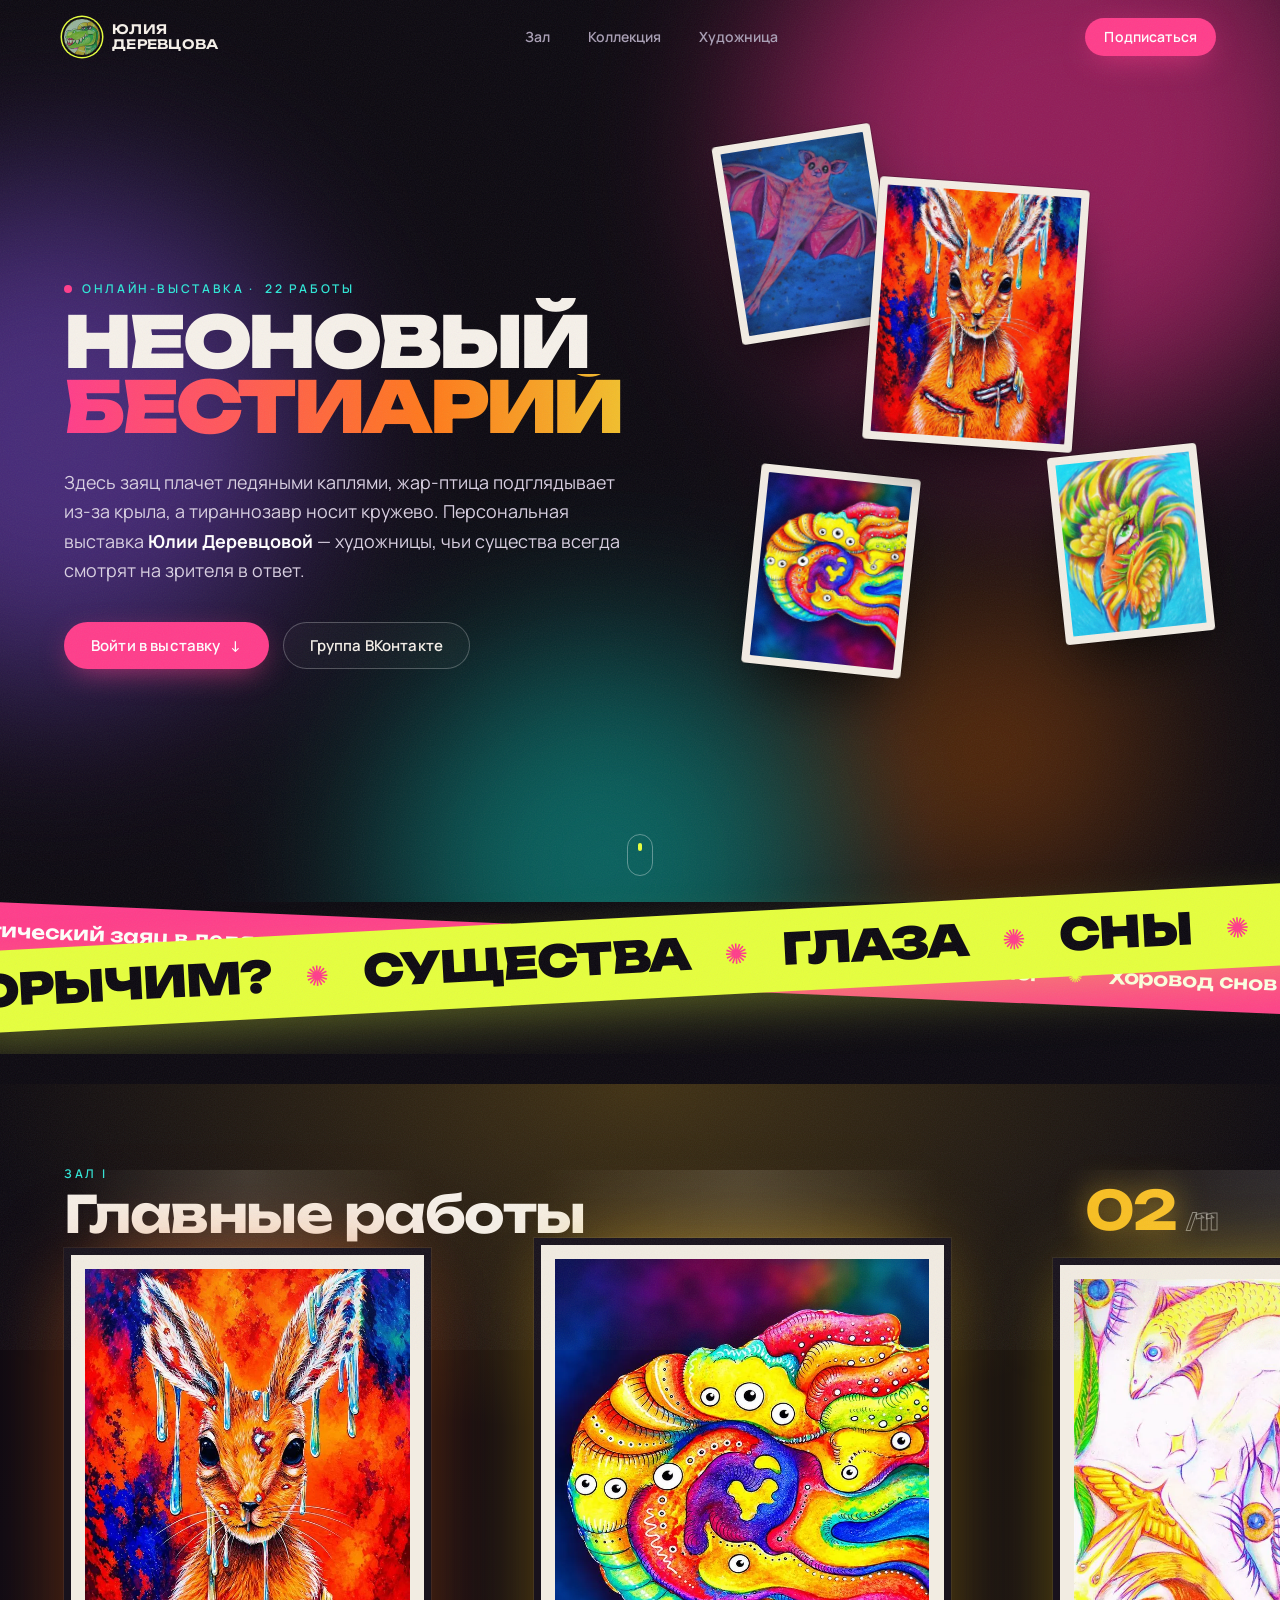
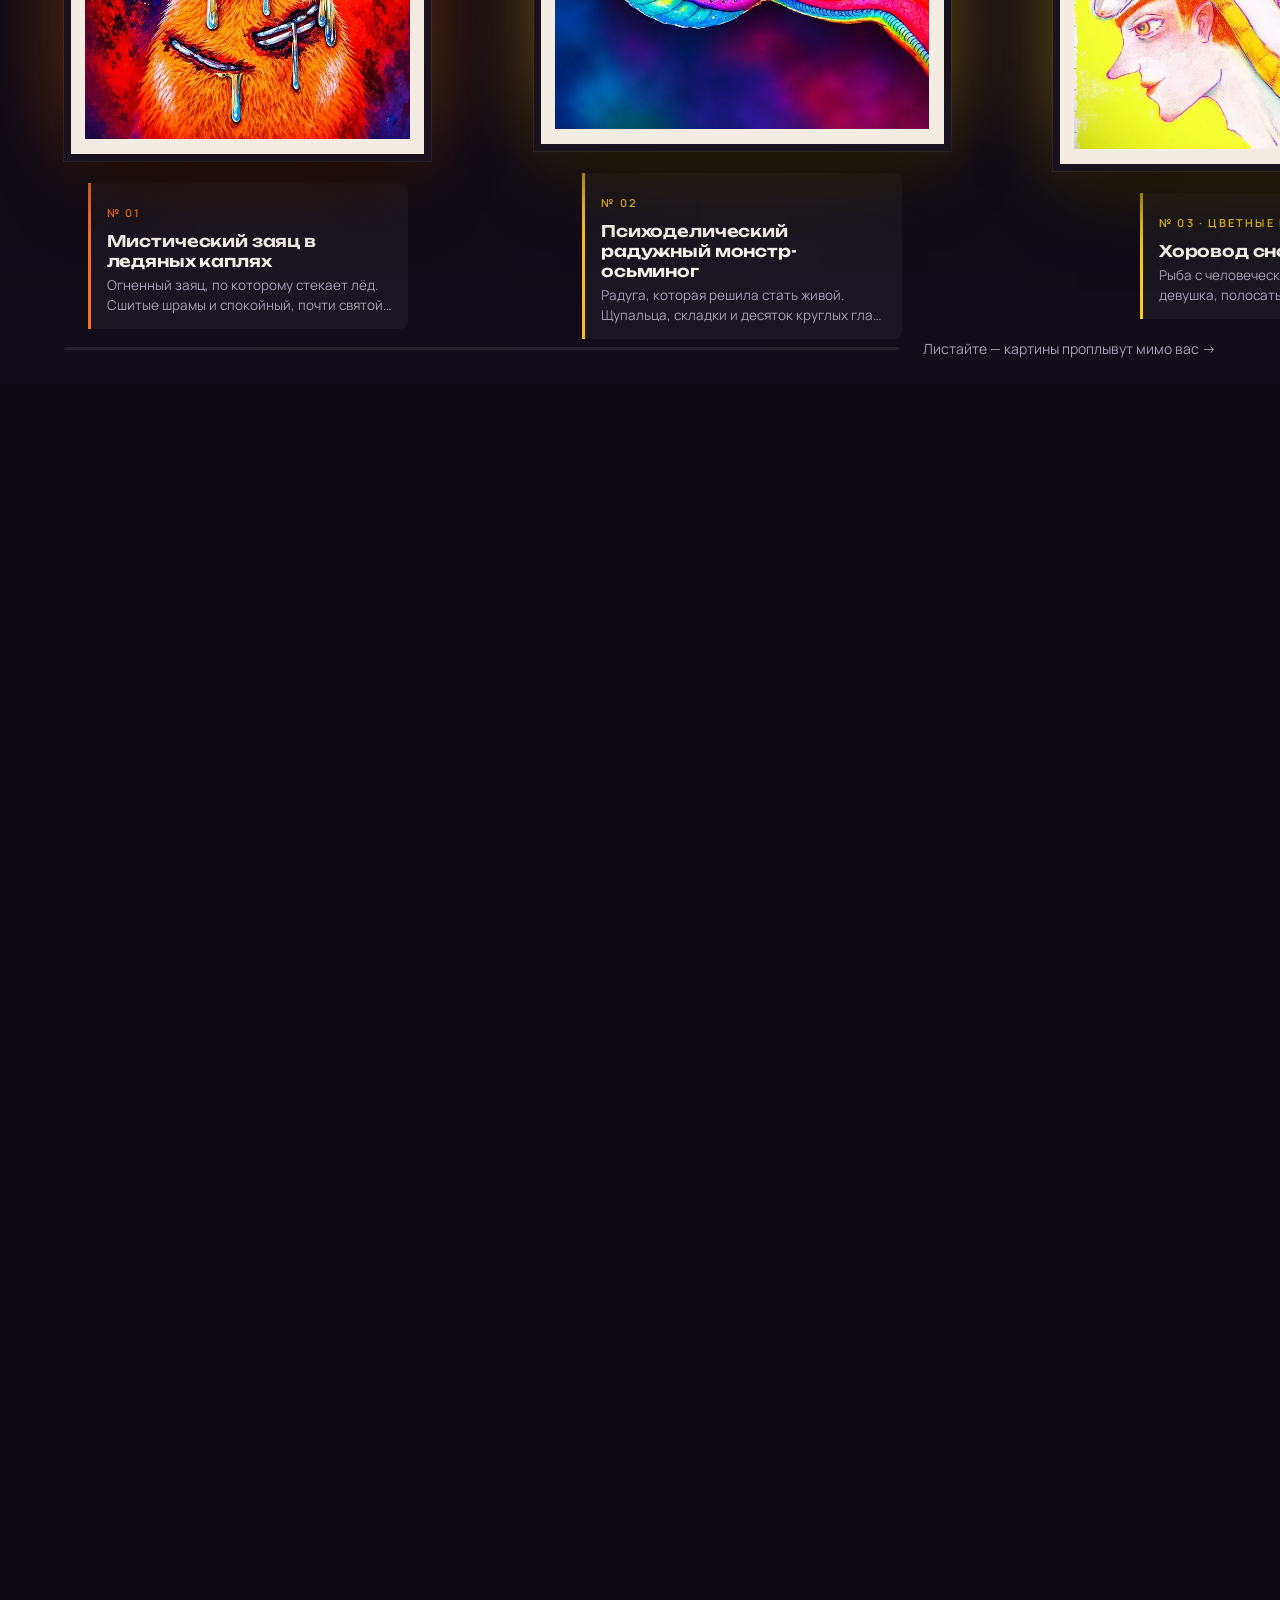
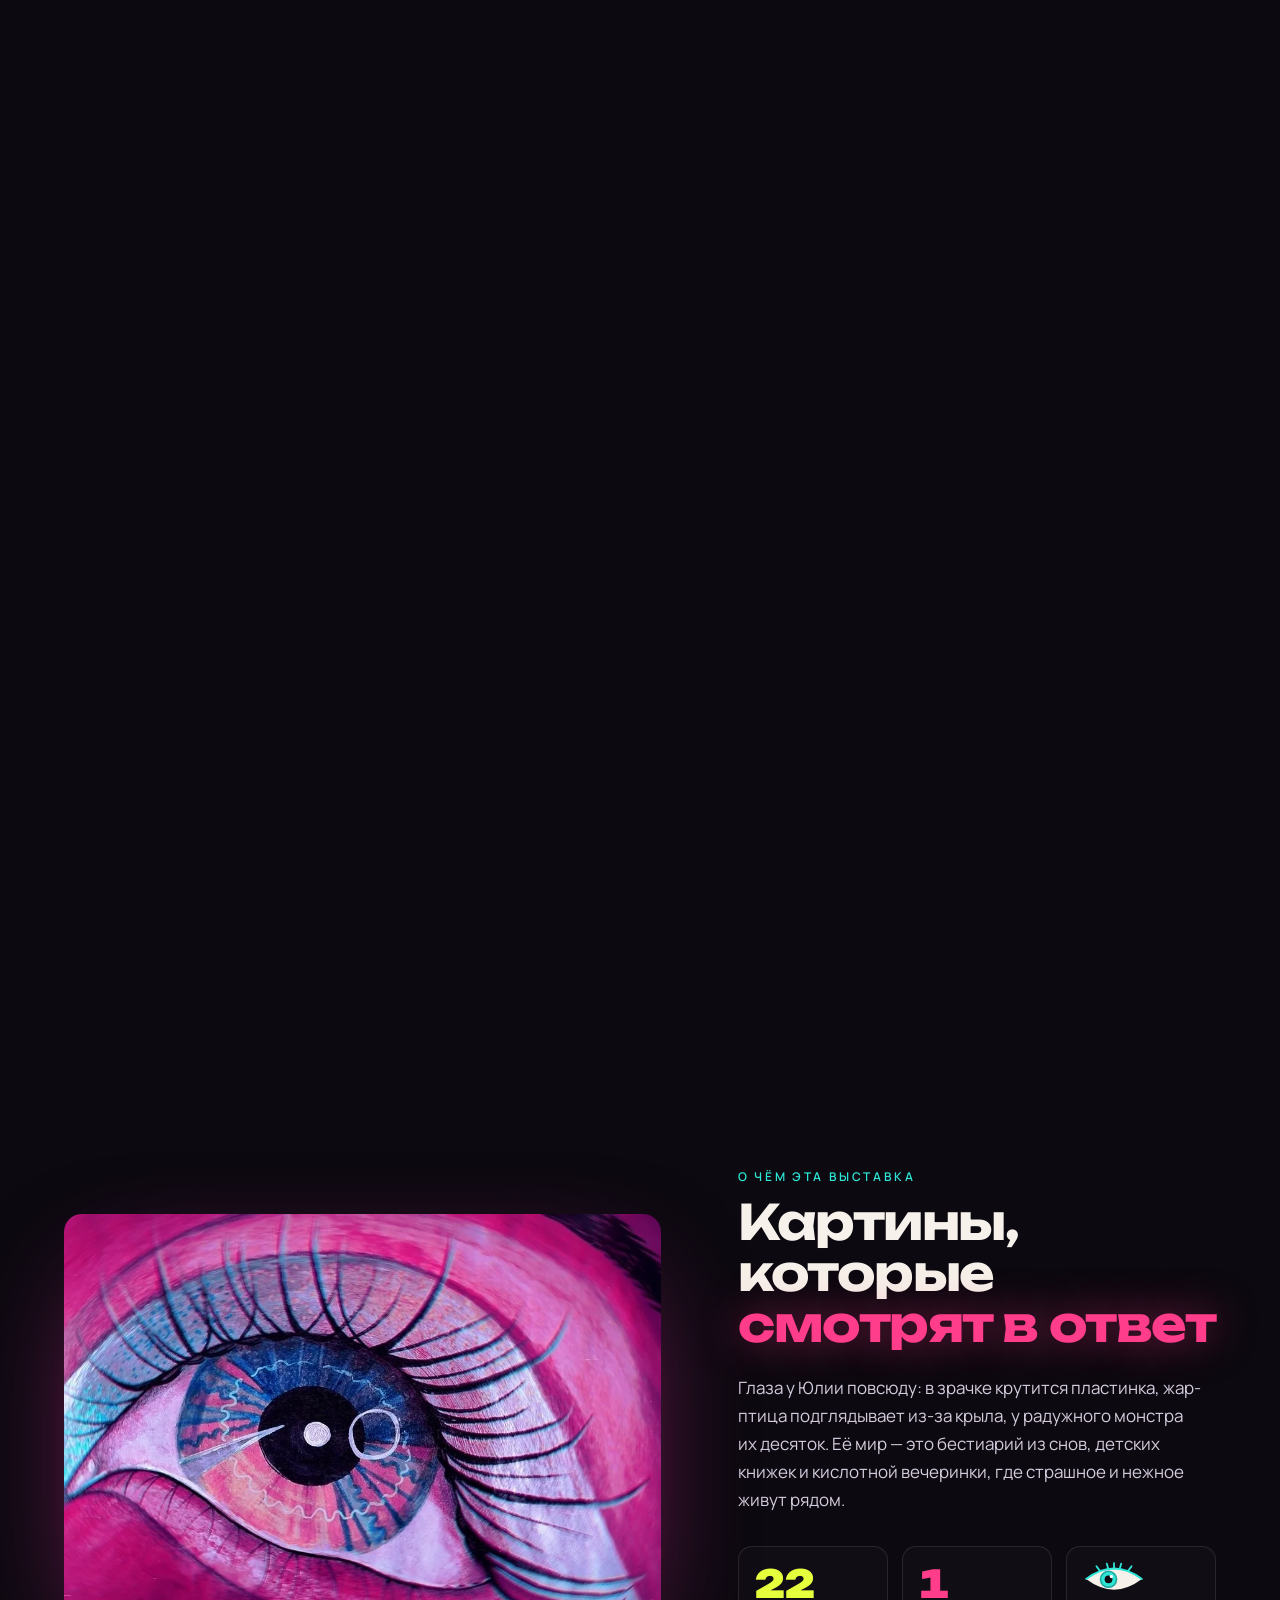
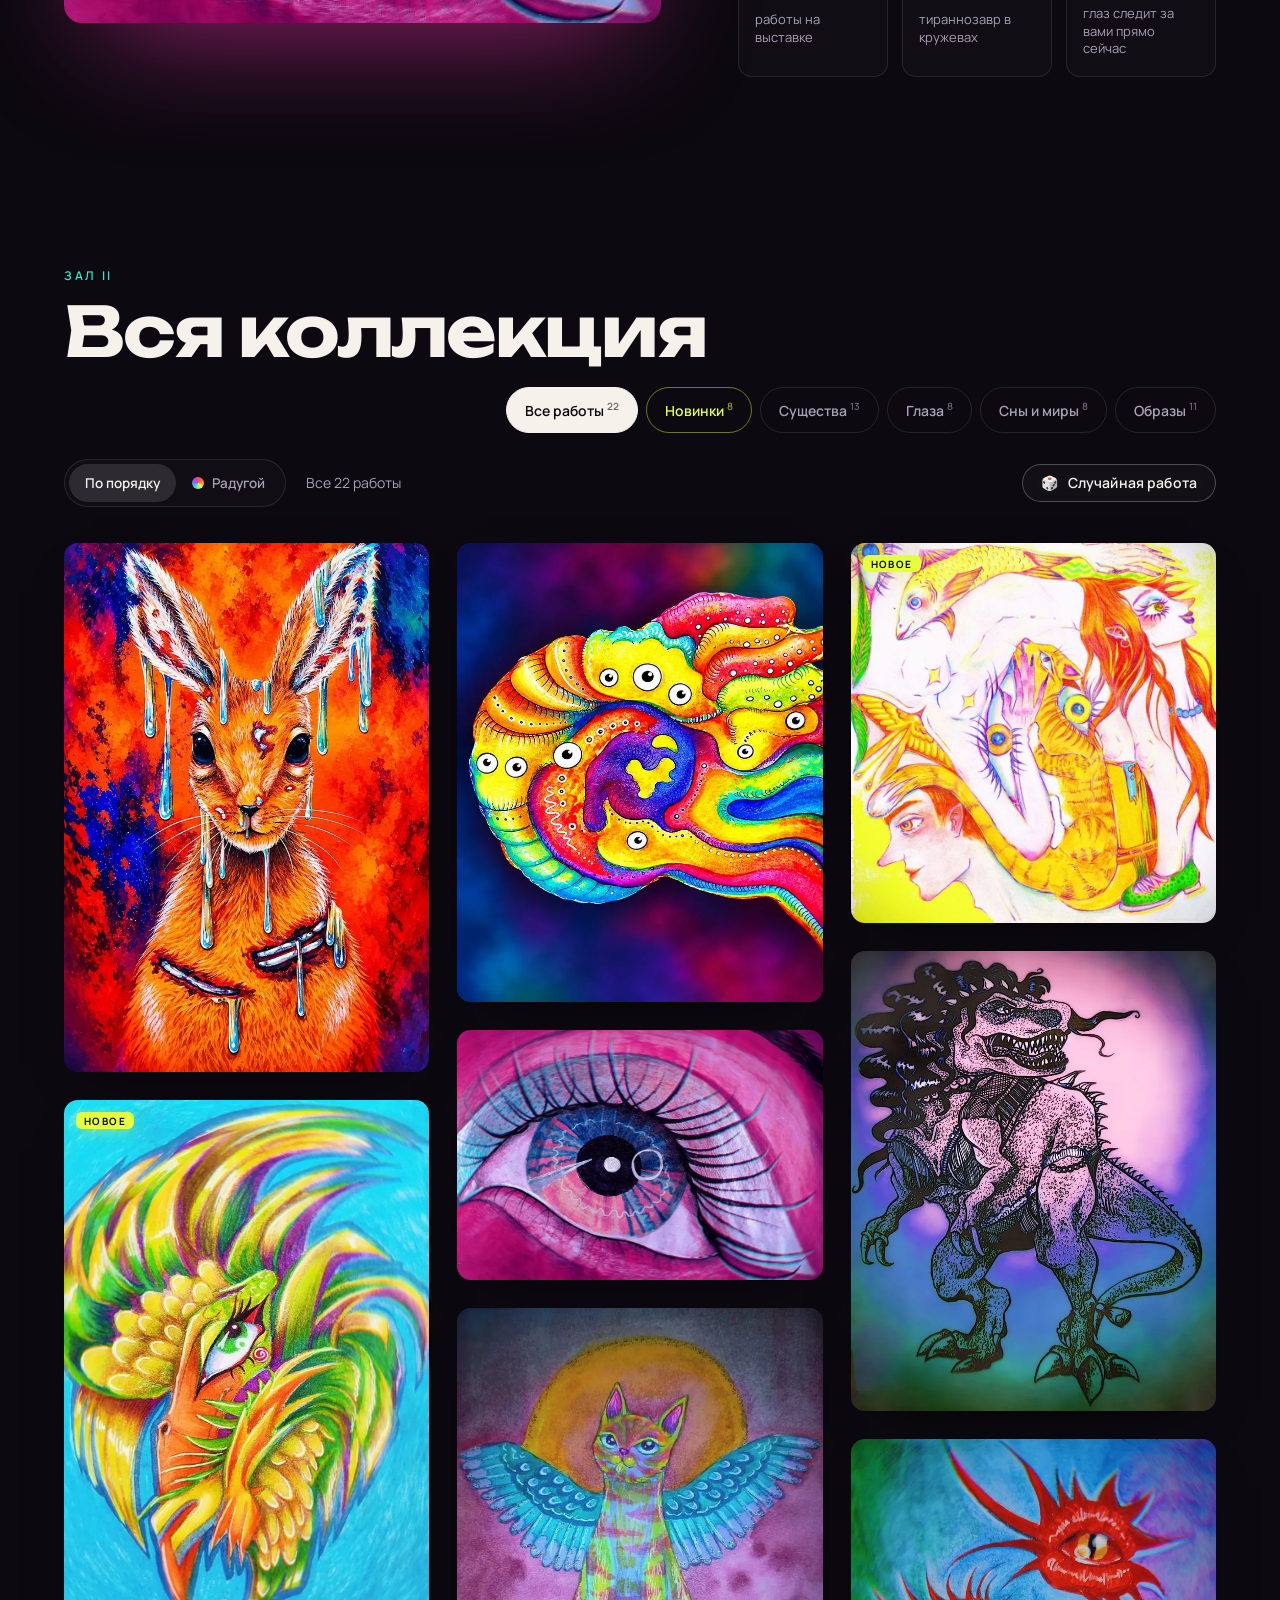
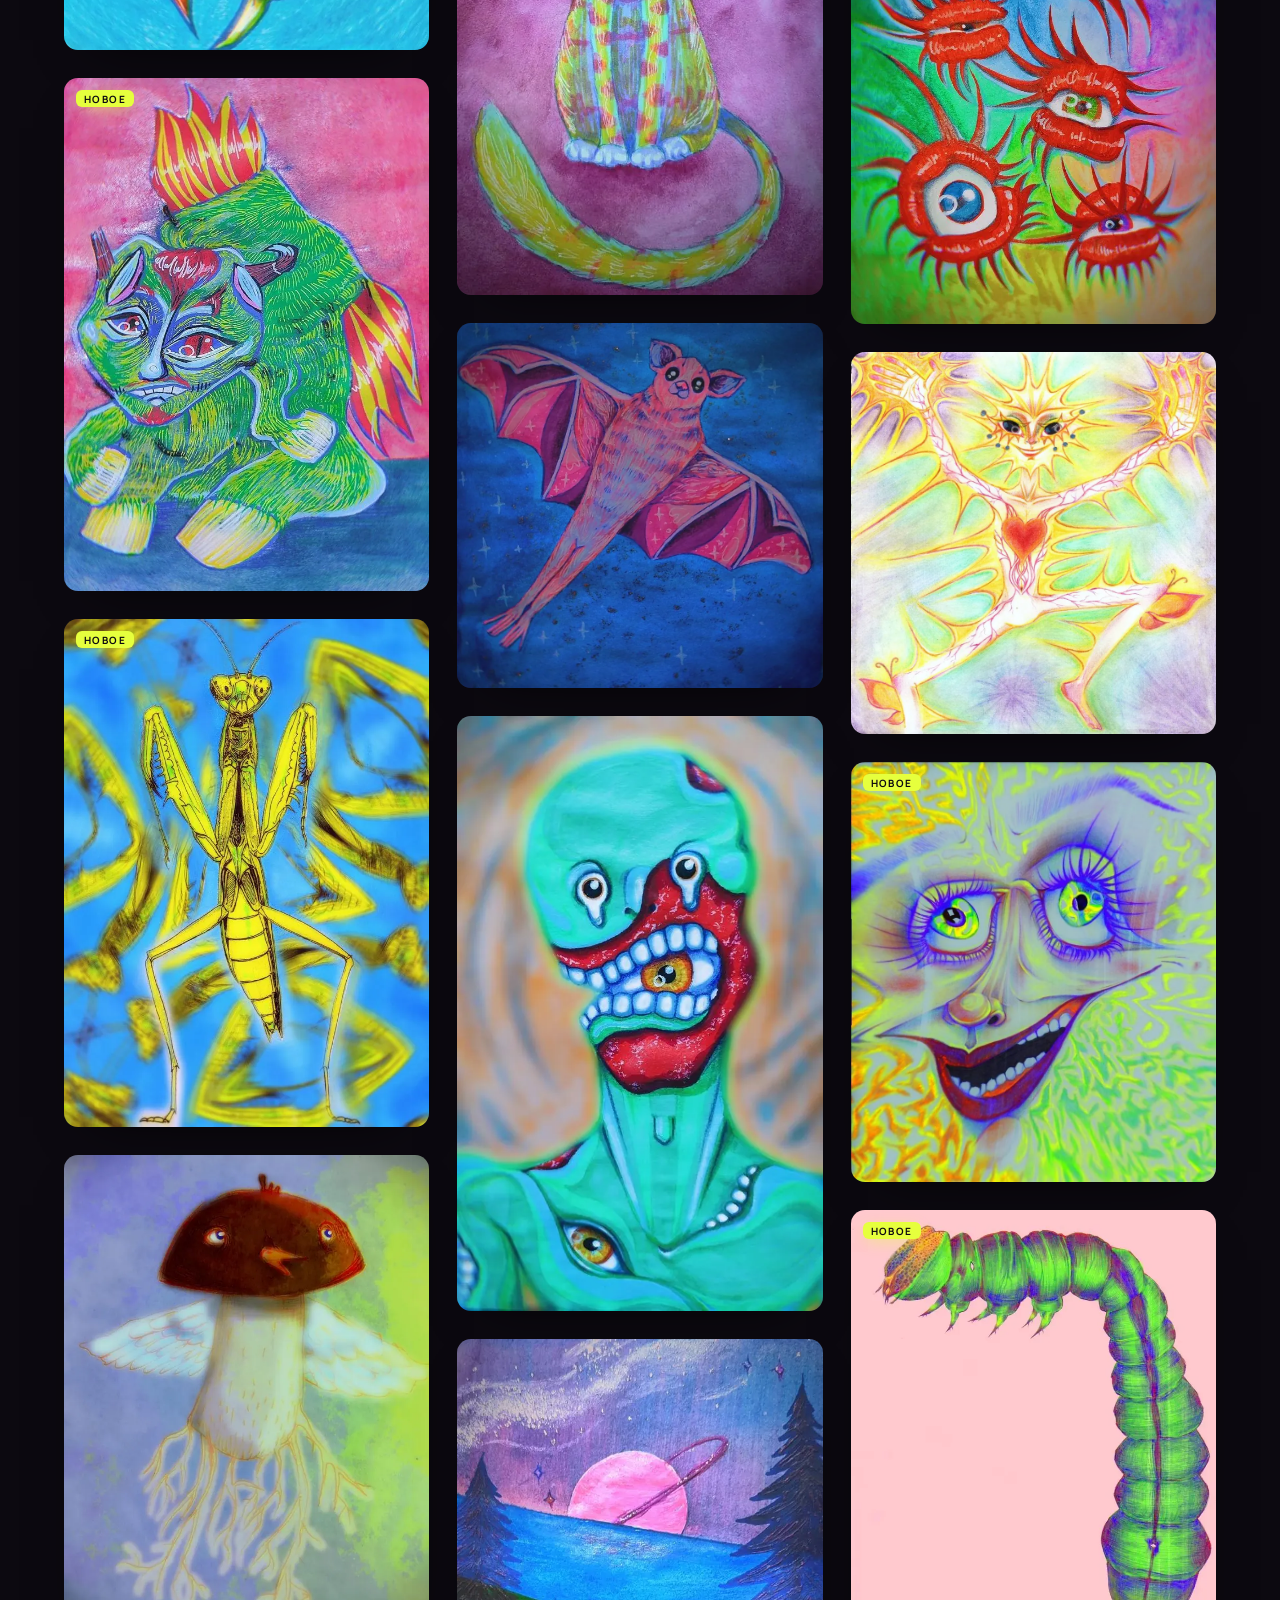
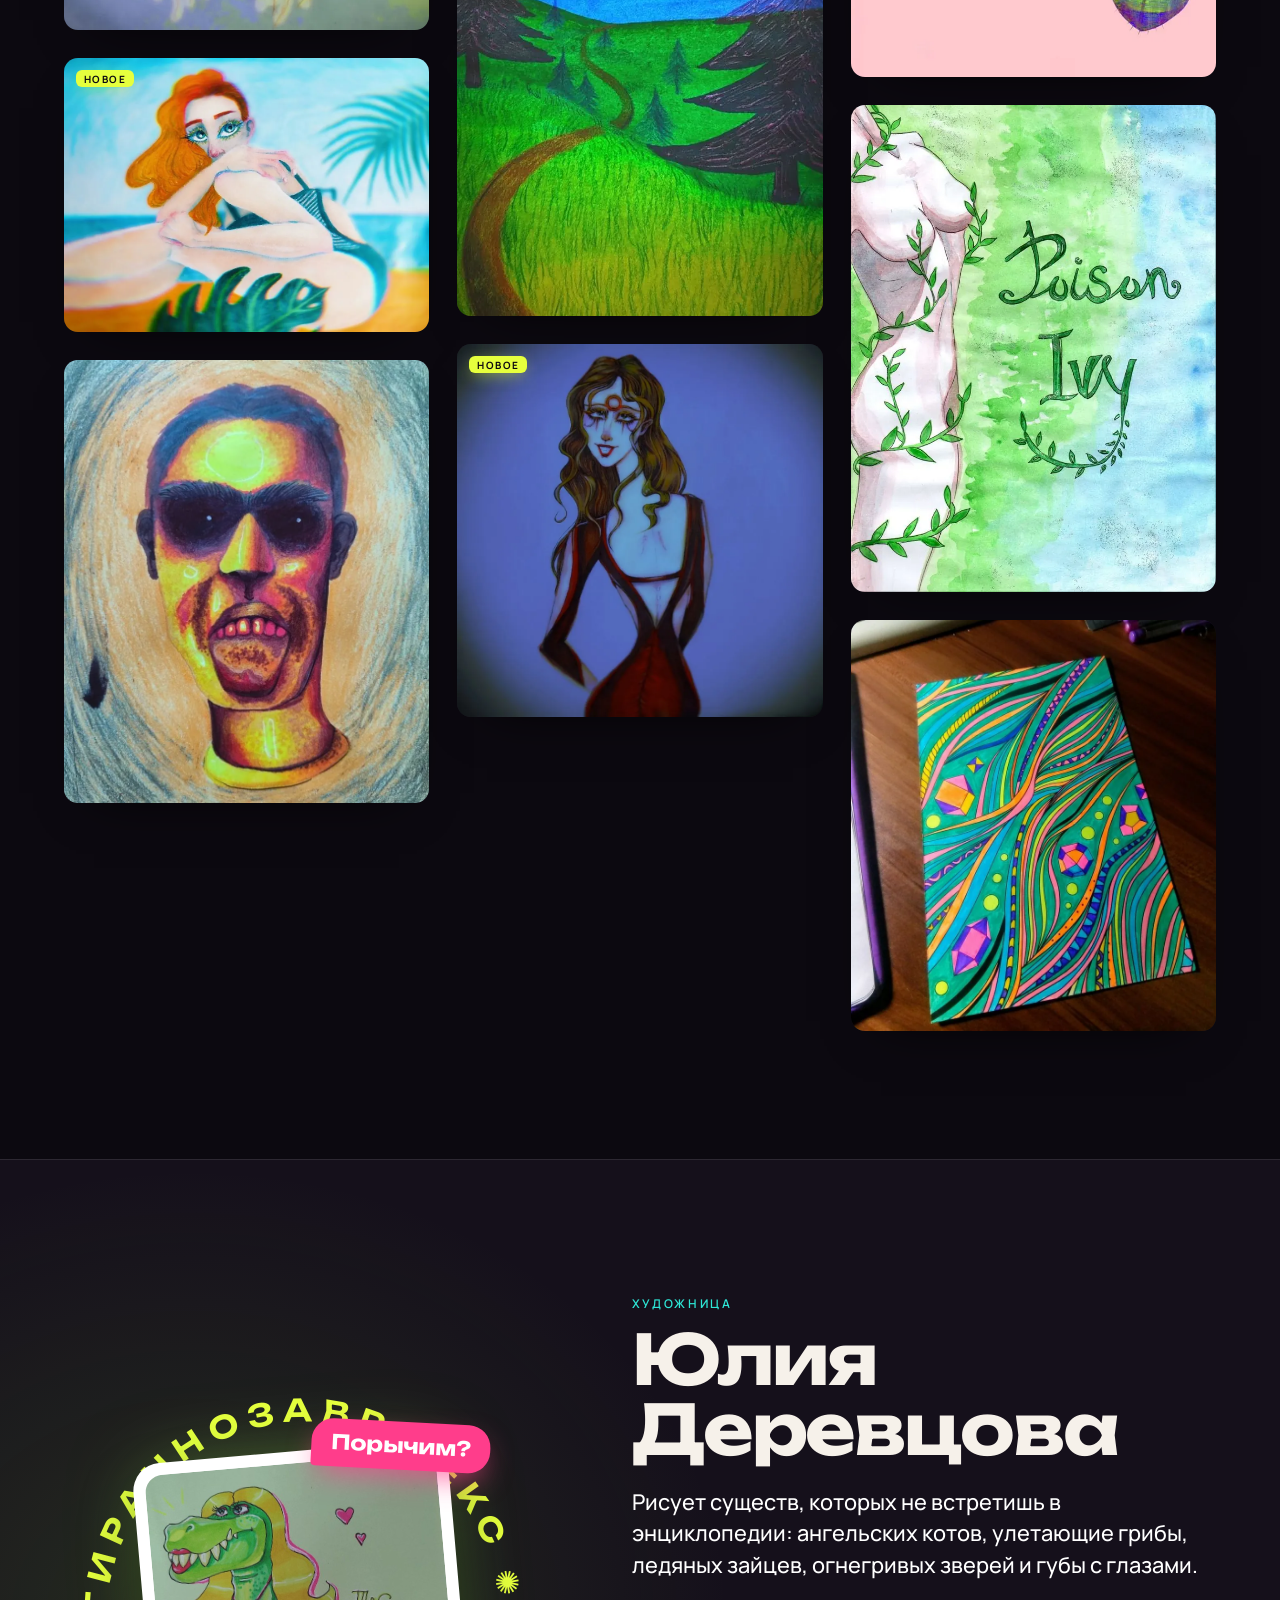
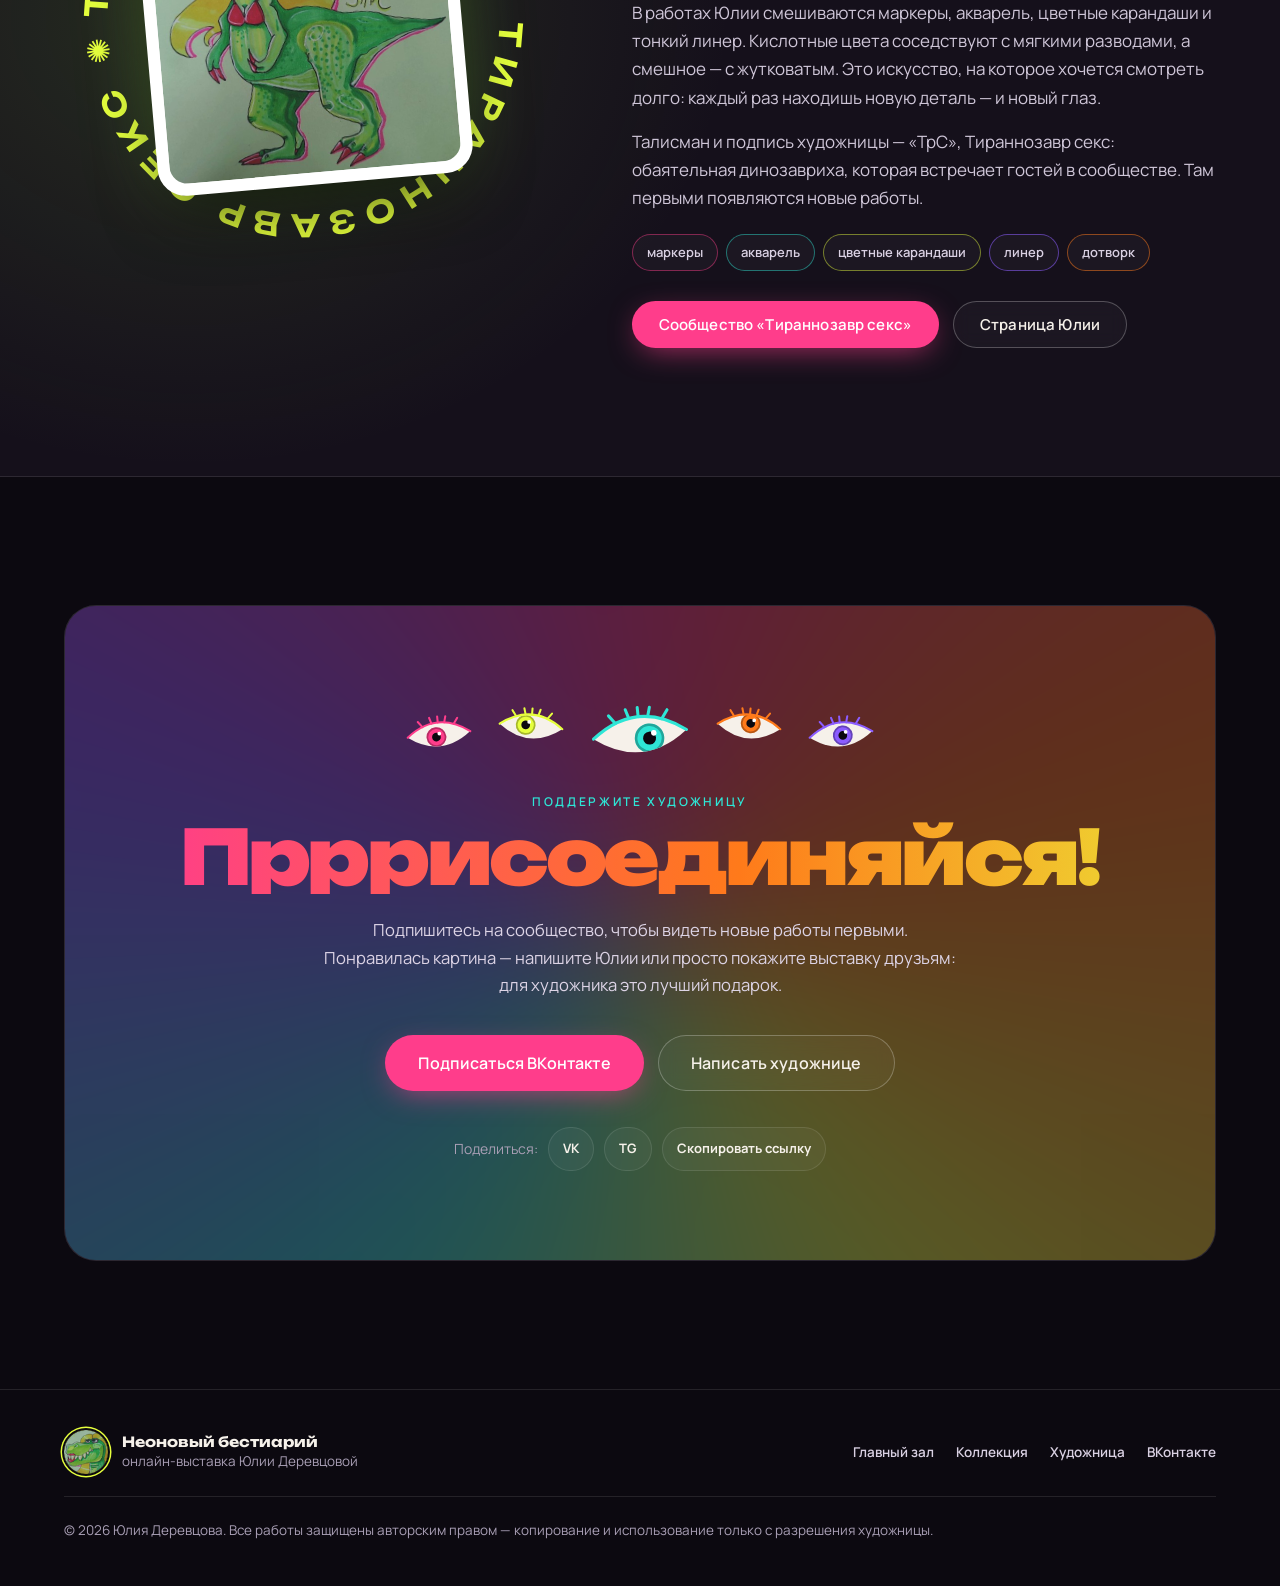
<file: index.html>
<!DOCTYPE html>
<html lang="ru">
<head>
  <meta charset="utf-8">
  <meta name="viewport" content="width=device-width, initial-scale=1, viewport-fit=cover">
  <title>Неоновый бестиарий — онлайн-выставка Юлии Деревцовой</title>
  <meta name="description" content="Онлайн-выставка художницы Юлии Деревцовой: 22 работы — психоделические существа, глазастые сны, огненный заяц, жар-птица, радужный осьминог и тираннозавр в кружевах.">
  <meta name="theme-color" content="#0c0910">

  <!-- Превью для соцсетей. При переезде на другой адрес замените https://berengow.github.io/neon-bestiary/ ниже и в js/data.js -->
  <link rel="canonical" href="https://berengow.github.io/neon-bestiary/">
  <meta property="og:type" content="website">
  <meta property="og:locale" content="ru_RU">
  <meta property="og:url" content="https://berengow.github.io/neon-bestiary/">
  <meta property="og:site_name" content="Неоновый бестиарий">
  <meta property="og:title" content="Неоновый бестиарий — онлайн-выставка Юлии Деревцовой">
  <meta property="og:description" content="Психоделические существа, глазастые сны и тираннозавр в кружевах. 22 работы — смотрите и делитесь!">
  <meta property="og:image" content="https://berengow.github.io/neon-bestiary/img/og-cover.jpg">
  <meta property="og:image:width" content="1200">
  <meta property="og:image:height" content="630">
  <meta name="twitter:card" content="summary_large_image">

  <link rel="icon" type="image/png" href="favicon.png">
  <link rel="apple-touch-icon" href="apple-touch-icon.png">

  <link rel="preconnect" href="https://fonts.googleapis.com">
  <link rel="preconnect" href="https://fonts.gstatic.com" crossorigin>
  <link href="https://fonts.googleapis.com/css2?family=Manrope:wght@400;500;600;700&family=Unbounded:wght@400;500;700;900&display=swap" rel="stylesheet">
  <link rel="preload" as="image" href="img/thumb/13.webp" type="image/webp">

  <link rel="stylesheet" href="css/style.css">

  <!-- Интро «открывающийся глаз» — один раз за визит. Сам себя убирает через 2.6 с, даже если скрипты не загрузятся. -->
  <script>
    try {
      if (!sessionStorage.getItem("nb-intro") && !matchMedia("(prefers-reduced-motion: reduce)").matches) {
        document.documentElement.classList.add("intro-on");
        sessionStorage.setItem("nb-intro", "1");
        setTimeout(function () { document.documentElement.classList.add("intro-done"); }, 2600);
      }
    } catch (e) {}
  </script>
</head>
<body>
  <div class="intro" id="intro" aria-hidden="true">
    <svg class="intro__eye" viewBox="0 0 240 140">
      <defs>
        <clipPath id="introClip"><path d="M10,70 Q120,-14 230,70 Q120,154 10,70Z"/></clipPath>
        <radialGradient id="introIris" cx="50%" cy="50%" r="50%">
          <stop offset="0" stop-color="#e6ff3d"/><stop offset=".45" stop-color="#2ee6d6"/><stop offset="1" stop-color="#8b5cff"/>
        </radialGradient>
      </defs>
      <path d="M10,70 Q120,-14 230,70 Q120,154 10,70Z" fill="#f6f1ea"/>
      <g clip-path="url(#introClip)">
        <g class="intro__look">
          <circle cx="120" cy="70" r="40" fill="url(#introIris)"/>
          <circle cx="120" cy="70" r="17" fill="#0c0910"/>
          <circle cx="133" cy="57" r="7" fill="#fff"/>
        </g>
        <rect class="intro__lid intro__lid--top" x="0" y="-70" width="240" height="140" fill="#ff3d8b"/>
        <rect class="intro__lid intro__lid--bot" x="0" y="70" width="240" height="140" fill="#ff3d8b"/>
      </g>
      <path d="M10,70 Q120,-14 230,70 Q120,154 10,70Z" fill="none" stroke="#ff3d8b" stroke-width="4"/>
    </svg>
    <p class="intro__title">Неоновый бестиарий</p>
    <p class="intro__sub">выставка открывается…</p>
  </div>

  <div class="scrollbar" aria-hidden="true"><span id="scrollbar"></span></div>
  <div class="grain" aria-hidden="true"></div>
  <div class="cursor" aria-hidden="true"><span class="cursor__dot"></span><span class="cursor__ring"><em>смотреть</em></span></div>

  <!-- ============ НАВИГАЦИЯ ============ -->
  <header class="nav" id="nav">
    <a class="nav__brand" href="#top" aria-label="В начало">
      <img src="favicon.png" alt="" width="36" height="36">
      <span>Юлия<br>Деревцова</span>
    </a>
    <nav class="nav__links" aria-label="Разделы">
      <a href="#hall" data-section="hall">Зал</a>
      <a href="#collection" data-section="collection">Коллекция</a>
      <a href="#artist" data-section="artist">Художница</a>
    </nav>
    <div class="nav__right">
      <a class="btn btn--small btn--glow nav__cta" href="https://vk.ru/tirannozavrrrsex" target="_blank" rel="noopener">Подписаться</a>
      <button class="burger" id="burger" type="button" aria-label="Открыть меню" aria-expanded="false" aria-controls="menu"><span></span><span></span></button>
    </div>
  </header>

  <div class="menu" id="menu" hidden>
    <nav class="menu__links" aria-label="Меню">
      <a href="#hall"><small>01</small>Главный зал</a>
      <a href="#collection"><small>02</small>Вся коллекция</a>
      <a href="#artist"><small>03</small>Художница</a>
      <a href="#join"><small>04</small>Поддержать</a>
    </nav>
    <a class="btn btn--glow btn--big" href="https://vk.ru/tirannozavrrrsex" target="_blank" rel="noopener">Подписаться ВКонтакте</a>
  </div>

  <main id="top">
    <!-- ============ HERO ============ -->
    <section class="hero">
      <div class="hero__aura" aria-hidden="true">
        <span class="blob blob--pink"></span>
        <span class="blob blob--cyan"></span>
        <span class="blob blob--violet"></span>
        <span class="blob blob--orange"></span>
      </div>

      <div class="hero__text">
        <p class="eyebrow reveal"><span class="pulse"></span> Онлайн-выставка · <span data-total>22 работы</span></p>
        <h1 class="hero__title reveal">
          <span class="line">Неоновый</span>
          <span class="line line--grad">бестиарий</span>
        </h1>
        <p class="hero__lead reveal">
          Здесь заяц плачет ледяными каплями, жар-птица подглядывает из-за крыла, а&nbsp;тираннозавр носит кружево.
          Персональная выставка <strong>Юлии Деревцовой</strong>&nbsp;— художницы, чьи существа всегда смотрят на&nbsp;зрителя в&nbsp;ответ.
        </p>
        <div class="hero__cta reveal">
          <a class="btn btn--glow" href="#hall">Войти в выставку <span aria-hidden="true">↓</span></a>
          <a class="btn btn--ghost" href="https://vk.ru/tirannozavrrrsex" target="_blank" rel="noopener">Группа ВКонтакте</a>
        </div>
      </div>

      <div class="hero__stage" id="heroStage" aria-hidden="true">
        <figure class="float-card float-card--a" data-depth="0.6" data-open="12"><picture><source type="image/webp" srcset="img/thumb/12.webp"><img src="img/thumb/12.jpg" alt=""></picture></figure>
        <figure class="float-card float-card--b" data-depth="1.2" data-open="13"><picture><source type="image/webp" srcset="img/thumb/13.webp"><img src="img/thumb/13.jpg" alt="" fetchpriority="high"></picture></figure>
        <figure class="float-card float-card--c" data-depth="0.9" data-open="14"><picture><source type="image/webp" srcset="img/thumb/14.webp"><img src="img/thumb/14.jpg" alt=""></picture></figure>
        <figure class="float-card float-card--d" data-depth="1.6" data-open="16"><picture><source type="image/webp" srcset="img/thumb/16.webp"><img src="img/thumb/16.jpg" alt=""></picture></figure>
      </div>

      <a class="hero__scroll" href="#hall" aria-label="Листать вниз"><span></span></a>
    </section>

    <!-- ============ ПЕРЕКРЁСТНЫЕ ЛЕНТЫ ============ -->
    <div class="tapes" aria-hidden="true">
      <div class="tape tape--acid">
        <div class="tape__track">
          <span>Порычим?</span><i>✺</i><span>Существа</span><i>✺</i><span>Глаза</span><i>✺</i><span>Сны</span><i>✺</i><span>Прррисоединяйся!</span><i>✺</i>
          <span>Порычим?</span><i>✺</i><span>Существа</span><i>✺</i><span>Глаза</span><i>✺</i><span>Сны</span><i>✺</i><span>Прррисоединяйся!</span><i>✺</i>
        </div>
      </div>
      <div class="tape tape--pink">
        <div class="tape__track" id="titlesTape"></div>
      </div>
    </div>

    <!-- ============ ЗАЛ I: ГОРИЗОНТАЛЬНАЯ ЭКСПОЗИЦИЯ ============ -->
    <section class="hall" id="hall" aria-labelledby="hall-title">
      <div class="hall__sticky" id="hallSticky">
        <div class="hall__head">
          <p class="eyebrow">Зал I</p>
          <h2 id="hall-title" class="h2">Главные работы</h2>
          <p class="hall__counter" aria-hidden="true"><b id="hallNow">01</b><span id="hallAll">/ 11</span></p>
        </div>
        <div class="hall__viewport">
          <div class="hall__track" id="hallTrack"></div>
        </div>
        <div class="hall__foot">
          <div class="hall__progress" aria-hidden="true"><span id="hallProgress"></span></div>
          <p class="hall__hint">Листайте — картины проплывут мимо вас <span aria-hidden="true">→</span></p>
        </div>
      </div>
    </section>

    <!-- ============ ИНТЕРЛЮДИЯ ============ -->
    <section class="interlude">
      <div class="interlude__img reveal" data-open="01" data-cursor="смотреть">
        <picture><source type="image/webp" srcset="img/full/01.webp"><img src="img/full/01.jpg" alt="Работа «Слушай глазами»: огромный глаз, зрачок которого похож на виниловую пластинку" loading="lazy" width="960" height="658"></picture>
      </div>
      <div class="interlude__text reveal">
        <p class="eyebrow">О чём эта выставка</p>
        <blockquote class="quote">Картины, которые <em>смотрят в&nbsp;ответ</em></blockquote>
        <p>
          Глаза у Юлии повсюду: в зрачке крутится пластинка, жар-птица подглядывает из-за крыла, у радужного монстра их&nbsp;десяток.
          Её мир&nbsp;— это бестиарий из снов, детских книжек и кислотной вечеринки, где страшное и нежное живут рядом.
        </p>
        <ul class="stats">
          <li><b data-count="22">22</b><span data-total-label>работы на выставке</span></li>
          <li><b data-count="1">1</b><span>тираннозавр в кружевах</span></li>
          <li class="stats__eye"><span class="eye-slot" data-eye="#2ee6d6"></span><span>глаз следит за вами прямо сейчас</span></li>
        </ul>
      </div>
    </section>

    <!-- ============ ЗАЛ II: КОЛЛЕКЦИЯ ============ -->
    <section class="collection" id="collection" aria-labelledby="collection-title">
      <div class="section-head reveal">
        <p class="eyebrow">Зал II</p>
        <h2 id="collection-title" class="h2">Вся коллекция</h2>
        <div class="filters" id="filters" role="group" aria-label="Фильтр работ"></div>
      </div>
      <div class="toolbar reveal">
        <div class="seg" role="group" aria-label="Порядок работ">
          <button type="button" data-sort="order" aria-pressed="true">По порядку</button>
          <button type="button" data-sort="hue" aria-pressed="false"><span class="seg__rainbow" aria-hidden="true"></span>Радугой</button>
        </div>
        <p class="toolbar__count" id="gridCount" aria-live="polite"></p>
        <button class="btn btn--ghost btn--small" type="button" id="randomBtn"><span aria-hidden="true">🎲</span> Случайная работа</button>
      </div>
      <div class="masonry" id="grid"></div>
    </section>

    <!-- ============ О ХУДОЖНИЦЕ ============ -->
    <section class="artist" id="artist" aria-labelledby="artist-title">
      <div class="artist__mascot reveal">
        <div class="sticker">
          <img src="img/trex.jpg" alt="Талисман проекта — зелёная динозавриха с белокурыми волосами и подписью «ТрС»" loading="lazy" width="677" height="720">
          <span class="bubble">Порычим?</span>
        </div>
        <svg class="ring-text" viewBox="0 0 200 200" aria-hidden="true">
          <defs><path id="circle" d="M100,100 m-82,0 a82,82 0 1,1 164,0 a82,82 0 1,1 -164,0"/></defs>
          <text><textPath href="#circle" textLength="508" lengthAdjust="spacing">Тираннозавр секс ✺ Тираннозавр секс ✺</textPath></text>
        </svg>
      </div>
      <div class="artist__text reveal">
        <p class="eyebrow">Художница</p>
        <h2 id="artist-title" class="h2">Юлия Деревцова</h2>
        <p class="lead">
          Рисует существ, которых не встретишь в энциклопедии: ангельских котов, улетающие грибы, ледяных зайцев, огнегривых зверей и&nbsp;губы с глазами.
        </p>
        <p>
          В работах Юлии смешиваются маркеры, акварель, цветные карандаши и тонкий линер. Кислотные цвета соседствуют
          с мягкими разводами, а смешное&nbsp;— с жутковатым. Это искусство, на которое хочется смотреть долго:
          каждый раз находишь новую деталь&nbsp;— и новый глаз.
        </p>
        <p>
          Талисман и подпись художницы&nbsp;— «ТрС», Тираннозавр секс: обаятельная динозавриха, которая встречает гостей в&nbsp;сообществе.
          Там первыми появляются новые работы.
        </p>
        <ul class="techs" aria-label="Техники">
          <li>маркеры</li><li>акварель</li><li>цветные карандаши</li><li>линер</li><li>дотворк</li>
        </ul>
        <div class="artist__links">
          <a class="btn btn--glow" href="https://vk.ru/tirannozavrrrsex" target="_blank" rel="noopener">Сообщество «Тираннозавр секс»</a>
          <a class="btn btn--ghost" href="https://vk.ru/juliytree" target="_blank" rel="noopener">Страница Юлии</a>
        </div>
      </div>
    </section>

    <!-- ============ ПРИЗЫВ ============ -->
    <section class="join" id="join" aria-labelledby="join-title">
      <div class="join__card reveal">
        <div class="join__aura" aria-hidden="true"></div>
        <div class="eyes-row" aria-hidden="true">
          <span class="eye-slot" data-eye="#ff3d8b"></span>
          <span class="eye-slot" data-eye="#e6ff3d"></span>
          <span class="eye-slot eye-slot--big" data-eye="#2ee6d6"></span>
          <span class="eye-slot" data-eye="#ff7a1a"></span>
          <span class="eye-slot" data-eye="#8b5cff"></span>
        </div>
        <p class="eyebrow">Поддержите художницу</p>
        <h2 id="join-title" class="join__title">Прррисоединяйся!</h2>
        <p class="join__lead">
          Подпишитесь на сообщество, чтобы видеть новые работы первыми. Понравилась картина&nbsp;— напишите Юлии
          или просто покажите выставку друзьям: для художника это лучший подарок.
        </p>
        <div class="join__actions">
          <a class="btn btn--glow btn--big" href="https://vk.ru/tirannozavrrrsex" target="_blank" rel="noopener">Подписаться ВКонтакте</a>
          <a class="btn btn--ghost btn--big" href="https://vk.ru/write266652611" target="_blank" rel="noopener">Написать художнице</a>
        </div>
        <div class="share" aria-label="Поделиться выставкой">
          <span>Поделиться:</span>
          <a class="share__btn" data-share="vk" href="#" aria-label="Поделиться ВКонтакте">VK</a>
          <a class="share__btn" data-share="tg" href="#" aria-label="Поделиться в Telegram">TG</a>
          <button class="share__btn" data-share="copy" type="button">Скопировать ссылку</button>
        </div>
      </div>
    </section>
  </main>

  <footer class="footer">
    <div class="footer__brand">
      <img src="favicon.png" alt="" width="44" height="44" loading="lazy">
      <p><b>Неоновый бестиарий</b><br>онлайн-выставка Юлии Деревцовой</p>
    </div>
    <nav class="footer__nav" aria-label="Разделы в подвале">
      <a href="#hall">Главный зал</a>
      <a href="#collection">Коллекция</a>
      <a href="#artist">Художница</a>
      <a href="https://vk.ru/tirannozavrrrsex" target="_blank" rel="noopener">ВКонтакте</a>
    </nav>
    <p class="footer__copy">© <span id="year"></span> Юлия Деревцова. Все работы защищены авторским правом — копирование и использование только с разрешения художницы.</p>
  </footer>

  <button class="totop" id="totop" type="button" aria-label="Наверх">↑</button>

  <!-- ============ ЛАЙТБОКС ============ -->
  <div class="lightbox" id="lightbox" role="dialog" aria-modal="true" aria-label="Просмотр работы" hidden>
    <div class="lightbox__ambient" id="lbAmbient"></div>
    <div class="lightbox__bg"></div>

    <div class="lb-top">
      <p class="lb-counter" id="lbCounter"></p>
      <div class="lb-tools">
        <button class="lb-btn lb-play" type="button" aria-label="Слайд-шоу" aria-pressed="false" title="Слайд-шоу (пробел)"><span class="i-play">▶</span><span class="i-pause">❚❚</span></button>
        <button class="lb-btn lb-zoom" type="button" aria-label="Увеличить" title="Увеличить (Z)">⤢</button>
        <button class="lb-btn lb-full" type="button" aria-label="Во весь экран" title="Во весь экран (F)">⛶</button>
        <button class="lb-btn lb-close" type="button" aria-label="Закрыть" title="Закрыть (Esc)">✕</button>
      </div>
    </div>
    <div class="lb-timer" aria-hidden="true"><span></span></div>

    <button class="lb-btn lb-nav lb-prev" type="button" aria-label="Предыдущая работа">←</button>
    <button class="lb-btn lb-nav lb-next" type="button" aria-label="Следующая работа">→</button>

    <figure class="lightbox__figure">
      <div class="lightbox__imgwrap" id="lbWrap" data-cursor="увеличить">
        <img class="lightbox__img" id="lbImg" alt="" draggable="false">
      </div>
      <figcaption class="lightbox__caption">
        <span class="lightbox__num"></span>
        <h3 class="lightbox__title"></h3>
        <p class="lightbox__meta"></p>
        <p class="lightbox__note"></p>
        <div class="lightbox__actions">
          <a class="btn btn--small btn--glow" href="https://vk.ru/write266652611" target="_blank" rel="noopener">Спросить о работе</a>
          <button class="btn btn--small btn--ghost lb-share" type="button">Поделиться</button>
        </div>
        <p class="lightbox__keys">← → листать · Z увеличить · пробел — слайд-шоу</p>
      </figcaption>
    </figure>

    <div class="lb-strip" id="lbStrip" aria-label="Все работы"></div>
  </div>

  <div class="toast" id="toast" role="status" aria-live="polite"></div>

  <script src="js/data.js"></script>
  <script src="js/main.js"></script>
</body>
</html>
</file>
<file: css/style.css>
/* =========================================================
   НЕОНОВЫЙ БЕСТИАРИЙ — онлайн-выставка Юлии Деревцовой
   ========================================================= */

@property --hc {
  syntax: "<color>";
  inherits: true;
  initial-value: #8b5cff;
}

:root {
  --bg: #0c0910;
  --bg-2: #15101b;
  --bg-3: #1d1724;
  --ink: #f6f1ea;
  --muted: #a99fb5;
  --line: rgba(255, 255, 255, .1);

  --pink: #ff3d8b;
  --cyan: #2ee6d6;
  --acid: #e6ff3d;
  --violet: #8b5cff;
  --orange: #ff7a1a;

  --grad: linear-gradient(90deg, var(--pink), var(--orange), var(--acid), var(--cyan), var(--violet), var(--pink));

  --f-display: "Unbounded", "Arial Black", system-ui, sans-serif;
  --f-body: "Manrope", "Segoe UI", system-ui, sans-serif;

  --pad: clamp(20px, 5vw, 72px);
  --radius: 18px;
  --ease: cubic-bezier(.2, .7, .1, 1);
}

*, *::before, *::after { box-sizing: border-box; }
[hidden] { display: none !important; }
html { scroll-behavior: smooth; -webkit-text-size-adjust: 100%; }
body {
  margin: 0;
  background: var(--bg);
  color: var(--ink);
  font: 400 17px/1.65 var(--f-body);
  -webkit-font-smoothing: antialiased;
  overflow-x: hidden;
}
img { display: block; max-width: 100%; height: auto; }
picture { display: contents; }
a { color: inherit; }
button { font: inherit; color: inherit; }
::selection { background: var(--pink); color: #fff; }
:focus-visible { outline: 2px solid var(--acid); outline-offset: 3px; border-radius: 6px; }

/* ---------- интро: открывающийся глаз ---------- */
.intro {
  display: none;
  position: fixed; inset: 0; z-index: 500;
  place-items: center; align-content: center; gap: 14px;
  text-align: center;
  background: radial-gradient(60% 60% at 50% 45%, #22142c, var(--bg) 70%);
  cursor: pointer;
}
html.intro-on .intro { display: grid; }
html.intro-on:not(.intro-done) body { overflow: hidden; }
html.intro-done .intro {
  transform: translateY(-100%); opacity: 0; visibility: hidden;
  transition: transform 1s var(--ease), opacity 1s var(--ease), visibility 0s 1s;
}
.intro__eye { width: min(52vw, 260px); height: auto; filter: drop-shadow(0 0 40px rgba(255, 61, 139, .45)); }
.intro__lid--top { animation: lidTop 2.2s var(--ease) both; }
.intro__lid--bot { animation: lidBot 2.2s var(--ease) both; }
.intro__look { animation: introLook 2.2s ease-in-out both; }
@keyframes lidTop { 0%, 18% { transform: translateY(0); } 40%, 58% { transform: translateY(-82px); } 64% { transform: translateY(0); } 72%, 100% { transform: translateY(-82px); } }
@keyframes lidBot { 0%, 18% { transform: translateY(0); } 40%, 58% { transform: translateY(82px); } 64% { transform: translateY(0); } 72%, 100% { transform: translateY(82px); } }
@keyframes introLook { 0%, 40% { transform: translate(0, 0); } 52% { transform: translate(-30px, 6px); } 80% { transform: translate(28px, -4px); } 100% { transform: translate(0, 0); } }
.intro__title {
  margin: 18px 0 0;
  font: 900 clamp(26px, 5vw, 46px)/1 var(--f-display); letter-spacing: -.03em; text-transform: uppercase;
  background: var(--grad); background-size: 300% 100%;
  -webkit-background-clip: text; background-clip: text; color: transparent;
  animation: fadeUp .9s var(--ease) .5s both, gradmove 6s linear infinite;
}
.intro__sub { margin: 0; color: var(--muted); font-size: 14px; letter-spacing: .2em; text-transform: uppercase; animation: fadeUp .9s var(--ease) .8s both; }
@keyframes fadeUp { from { opacity: 0; transform: translateY(16px); } }

/* ---------- полоса прокрутки и зерно ---------- */
.scrollbar { position: fixed; top: 0; left: 0; right: 0; height: 3px; z-index: 60; pointer-events: none; }
.scrollbar span { display: block; height: 100%; transform-origin: 0 50%; transform: scaleX(0); background: var(--grad); background-size: 200% 100%; box-shadow: 0 0 12px rgba(255, 61, 139, .6); }

.grain {
  position: fixed; inset: -50%;
  z-index: 100; pointer-events: none;
  opacity: .07;
  background-image: url("data:image/svg+xml,%3Csvg xmlns='http://www.w3.org/2000/svg' width='200' height='200'%3E%3Cfilter id='n'%3E%3CfeTurbulence type='fractalNoise' baseFrequency='.85' numOctaves='3' stitchTiles='stitch'/%3E%3C/filter%3E%3Crect width='100%25' height='100%25' filter='url(%23n)'/%3E%3C/svg%3E");
  animation: grain 1.2s steps(6) infinite;
}
@keyframes grain {
  0%, 100% { transform: translate(0, 0); }
  20% { transform: translate(-3%, 2%); }
  40% { transform: translate(2%, -3%); }
  60% { transform: translate(-2%, -1%); }
  80% { transform: translate(3%, 3%); }
}

/* ---------- курсор ---------- */
.cursor { display: none; }
@media (hover: hover) and (pointer: fine) {
  body.has-cursor, body.has-cursor a, body.has-cursor button { cursor: none; }
  .cursor { display: block; position: fixed; inset: 0; z-index: 600; pointer-events: none; }
  .cursor__dot, .cursor__ring { position: fixed; top: 0; left: 0; border-radius: 50%; transform: translate3d(-100px, -100px, 0); }
  .cursor__dot { width: 8px; height: 8px; margin: -4px 0 0 -4px; background: var(--acid); box-shadow: 0 0 12px var(--acid); }
  .cursor__ring {
    width: 38px; height: 38px; margin: -19px 0 0 -19px;
    border: 1.5px solid rgba(255, 255, 255, .5);
    display: grid; place-items: center;
    transition: width .35s var(--ease), height .35s var(--ease), margin .35s var(--ease), background .35s, border-color .35s;
  }
  .cursor__ring em {
    font: 700 10.5px/1 var(--f-body); letter-spacing: .1em; text-transform: uppercase; font-style: normal;
    color: #0c0910; opacity: 0; transition: opacity .2s; white-space: nowrap;
  }
  .cursor.is-link .cursor__ring { width: 56px; height: 56px; margin: -28px 0 0 -28px; border-color: var(--acid); }
  .cursor.is-view .cursor__ring { width: 96px; height: 96px; margin: -48px 0 0 -48px; background: var(--acid); border-color: var(--acid); }
  .cursor.is-view .cursor__ring em { opacity: 1; }
  .cursor.is-view .cursor__dot { opacity: 0; }
}

/* ---------- общие элементы ---------- */
.eyebrow {
  margin: 0 0 14px;
  font: 600 12px/1 var(--f-body); letter-spacing: .22em; text-transform: uppercase;
  color: var(--cyan);
  display: inline-flex; align-items: center; gap: 10px;
}
.pulse { width: 8px; height: 8px; border-radius: 50%; background: var(--pink); box-shadow: 0 0 0 0 rgba(255, 61, 139, .7); animation: pulse 2s infinite; }
@keyframes pulse { 70% { box-shadow: 0 0 0 12px rgba(255, 61, 139, 0); } 100% { box-shadow: 0 0 0 0 rgba(255, 61, 139, 0); } }

.h2 { margin: 0; font: 700 clamp(34px, 5.4vw, 76px)/1.02 var(--f-display); letter-spacing: -.03em; }

.btn {
  position: relative;
  display: inline-flex; align-items: center; justify-content: center; gap: 10px;
  padding: 15px 26px;
  border-radius: 999px;
  border: 1.5px solid transparent;
  font: 600 15px/1 var(--f-body); letter-spacing: .01em;
  text-decoration: none; white-space: nowrap;
  cursor: pointer;
  transition: transform .35s var(--ease), box-shadow .35s var(--ease), background .35s, color .35s, border-color .35s;
}
.btn:hover { transform: translateY(-2px); }
.btn--glow { background: var(--pink); color: #fff; box-shadow: 0 8px 30px -8px rgba(255, 61, 139, .7); }
.btn--glow:hover { background: #ff5a9d; box-shadow: 0 14px 44px -8px rgba(255, 61, 139, .9); }
.btn--ghost { border-color: rgba(255, 255, 255, .25); background: rgba(255, 255, 255, .03); backdrop-filter: blur(8px); -webkit-backdrop-filter: blur(8px); }
.btn--ghost:hover { border-color: var(--acid); color: var(--acid); }
.btn--small { padding: 11px 18px; font-size: 14px; }
.btn--big { padding: 19px 32px; font-size: 16px; }

.badge {
  display: inline-block; padding: 4px 8px 3px; border-radius: 6px;
  background: var(--acid); color: #0c0910;
  font: 700 10px/1 var(--f-body); letter-spacing: .14em; text-transform: uppercase;
  box-shadow: 0 4px 16px -4px rgba(230, 255, 61, .7);
}

.reveal { opacity: 0; transform: translateY(40px); transition: opacity 1s var(--ease), transform 1s var(--ease); }
.reveal.is-visible { opacity: 1; transform: none; }

/* ---------- живой глаз ---------- */
.eye-slot { display: inline-block; width: 64px; }
.eye { display: block; width: 100%; height: auto; overflow: visible; }
.eye__white { fill: #f6f1ea; }
.eye__look { transition: transform .18s ease-out; }
.eye__lid { fill: var(--lid, #ff3d8b); transition: transform .09s ease-in; }
.eye.is-blink .eye__lid--top { transform: translateY(37px); }
.eye.is-blink .eye__lid--bot { transform: translateY(-37px); }
.eye__line { fill: none; stroke: var(--lid, #ff3d8b); stroke-width: 3.5; stroke-linecap: round; }

/* ---------- навигация ---------- */
.nav {
  position: fixed; top: 0; left: 0; right: 0; z-index: 50;
  display: flex; align-items: center; justify-content: space-between; gap: 20px;
  padding: 16px var(--pad);
  transition: background .4s, padding .4s, border-color .4s;
  border-bottom: 1px solid transparent;
}
.nav.is-scrolled {
  background: rgba(12, 9, 16, .72);
  backdrop-filter: blur(16px) saturate(1.4);
  -webkit-backdrop-filter: blur(16px) saturate(1.4);
  border-color: var(--line);
  padding-top: 10px; padding-bottom: 10px;
}
.nav__brand {
  display: flex; align-items: center; gap: 12px; text-decoration: none;
  font: 600 13px/1.15 var(--f-display); letter-spacing: .02em; text-transform: uppercase;
}
.nav__brand img { width: 36px; height: 36px; border-radius: 50%; box-shadow: 0 0 0 2px var(--bg), 0 0 0 3.5px var(--acid); transition: transform .5s var(--ease); }
.nav__brand:hover img { transform: rotate(-14deg) scale(1.08); }
.nav__links { display: flex; gap: 6px; }
.nav__links a {
  position: relative;
  padding: 9px 16px; border-radius: 999px;
  font-weight: 600; font-size: 14px; text-decoration: none; color: var(--muted);
  transition: color .3s, background .3s;
}
.nav__links a:hover { color: var(--ink); background: rgba(255, 255, 255, .06); }
.nav__links a.is-active { color: var(--ink); }
.nav__links a.is-active::after {
  content: ""; position: absolute; left: 50%; bottom: 3px; width: 5px; height: 5px; margin-left: -2.5px;
  border-radius: 50%; background: var(--acid); box-shadow: 0 0 8px var(--acid);
}
.nav__right { display: flex; align-items: center; gap: 10px; }
.burger {
  display: none; position: relative;
  width: 44px; height: 44px; border-radius: 50%;
  border: 1.5px solid rgba(255, 255, 255, .22); background: rgba(12, 9, 16, .5);
  cursor: pointer;
}
.burger span {
  position: absolute; left: 13px; right: 13px; height: 2px; border-radius: 2px; background: var(--ink);
  transition: transform .4s var(--ease), top .4s var(--ease);
}
.burger span:nth-child(1) { top: 17px; }
.burger span:nth-child(2) { top: 24px; }
.burger[aria-expanded="true"] span:nth-child(1) { top: 20.5px; transform: rotate(45deg); }
.burger[aria-expanded="true"] span:nth-child(2) { top: 20.5px; transform: rotate(-45deg); }

.menu {
  position: fixed; inset: 0; z-index: 45;
  display: flex; flex-direction: column; justify-content: center; align-items: flex-start; gap: 40px;
  padding: 100px var(--pad) 40px;
  background:
    radial-gradient(70% 50% at 100% 0%, rgba(255, 61, 139, .25), transparent 70%),
    radial-gradient(60% 50% at 0% 100%, rgba(46, 230, 214, .18), transparent 70%),
    rgba(12, 9, 16, .97);
  animation: menuIn .5s var(--ease);
}
.menu[hidden] { display: none; }
@keyframes menuIn { from { opacity: 0; } }
.menu__links { display: flex; flex-direction: column; gap: 8px; }
.menu__links a {
  display: flex; align-items: baseline; gap: 14px;
  font: 700 clamp(30px, 8vw, 48px)/1.15 var(--f-display); letter-spacing: -.03em;
  text-decoration: none;
  animation: fadeUp .6s var(--ease) both;
}
.menu__links a:nth-child(2) { animation-delay: .05s; }
.menu__links a:nth-child(3) { animation-delay: .1s; }
.menu__links a:nth-child(4) { animation-delay: .15s; }
.menu__links small { font: 600 12px/1 var(--f-body); letter-spacing: .2em; color: var(--cyan); }
body.menu-open { overflow: hidden; }

/* ---------- HERO ---------- */
.hero {
  position: relative;
  min-height: 100vh; min-height: 100svh;
  display: grid; grid-template-columns: minmax(0, 1.1fr) minmax(0, .9fr); align-items: center; gap: 40px;
  padding: 120px var(--pad) 80px;
  overflow: hidden;
  isolation: isolate;
}
.hero__aura { position: absolute; inset: 0; z-index: -1; filter: blur(90px) saturate(1.3); opacity: .55; }
.blob { position: absolute; border-radius: 50%; mix-blend-mode: screen; animation: drift 18s ease-in-out infinite alternate; }
.blob--pink { width: 46vw; height: 46vw; background: var(--pink); top: -12vw; right: -6vw; }
.blob--cyan { width: 34vw; height: 34vw; background: var(--cyan); bottom: -14vw; left: 30vw; animation-duration: 22s; animation-delay: -6s; opacity: .7; }
.blob--violet { width: 40vw; height: 40vw; background: var(--violet); top: 20vh; left: -16vw; animation-duration: 26s; opacity: .8; }
.blob--orange { width: 24vw; height: 24vw; background: var(--orange); bottom: 0; right: 10vw; animation-duration: 20s; animation-delay: -10s; opacity: .6; }
@keyframes drift {
  0% { transform: translate(0, 0) scale(1); }
  50% { transform: translate(6vw, -4vw) scale(1.12); }
  100% { transform: translate(-4vw, 5vw) scale(.92); }
}

.hero__text { position: relative; z-index: 2; max-width: 760px; container-type: inline-size; }
.hero__title {
  margin: 0 0 28px;
  font: 900 5.2vw/.92 var(--f-display);
  font-size: min(11.6cqw, 124px);
  letter-spacing: -.045em;
  text-transform: uppercase;
}
.hero__title .line { display: block; }
.line--grad, .grad-text {
  background: var(--grad); background-size: 300% 100%;
  -webkit-background-clip: text; background-clip: text; color: transparent;
  animation: gradmove 10s linear infinite;
}
@keyframes gradmove { to { background-position: 300% 0; } }
.hero__lead { max-width: 560px; margin: 0 0 36px; font-size: clamp(17px, 1.4vw, 20px); color: #d9d0e2; }
.hero__lead strong { color: #fff; font-weight: 700; }
.hero__cta { display: flex; flex-wrap: wrap; gap: 14px; }
.hero__text .reveal:nth-child(2) { --rd: .1s; }
.hero__text .reveal:nth-child(3) { --rd: .2s; }
.hero__text .reveal:nth-child(4) { --rd: .3s; }
.hero .reveal { transition-delay: var(--rd, 0s); }
html.intro-on .hero .reveal { transition-delay: calc(2s + var(--rd, 0s)); }

.hero__stage { position: relative; height: min(78vh, 760px); z-index: 1; }
.float-card {
  position: absolute; margin: 0;
  aspect-ratio: 4 / 5;
  background: #f3ede4;
  border-radius: 4px;
  box-shadow: 0 30px 60px -18px rgba(0, 0, 0, .8), 0 0 0 1px rgba(0, 0, 0, .2);
  transform: rotate(var(--r)) translate3d(var(--mx, 0), var(--my, 0), 0);
  transition: transform .9s var(--ease), box-shadow .5s;
  animation: bob 7s ease-in-out infinite alternate;
  cursor: pointer;
  will-change: transform;
}
.float-card img {
  position: absolute; inset: 8px;
  width: calc(100% - 16px); height: calc(100% - 16px);
  object-fit: cover; border-radius: 1px;
  transition: opacity 1.2s var(--ease);
}
.float-card img.is-entering { opacity: 0; }
.float-card--a { width: 32%; top: 2%; left: 2%; --r: -9deg; }
.float-card--b { width: 42%; top: 9%; left: 31%; --r: 4deg; z-index: 3; animation-delay: -2s; }
.float-card--c { width: 32%; top: 50%; left: 7%; --r: 6deg; z-index: 2; animation-delay: -4s; }
.float-card--d { width: 30%; top: 47%; left: 68%; --r: -6deg; z-index: 4; animation-delay: -1s; }
.float-card:hover { box-shadow: 0 40px 80px -20px rgba(0, 0, 0, .9), 0 0 60px -10px var(--pink); z-index: 6; }
@keyframes bob { to { translate: 0 -10px; } }

.hero__scroll {
  position: absolute; left: 50%; bottom: 26px; transform: translateX(-50%);
  width: 26px; height: 42px; border: 1.5px solid rgba(255, 255, 255, .35); border-radius: 14px;
}
.hero__scroll span { position: absolute; top: 8px; left: 50%; width: 4px; height: 8px; margin-left: -2px; border-radius: 2px; background: var(--acid); animation: scroll 1.8s infinite; }
@keyframes scroll { 0% { opacity: 0; transform: translateY(0); } 30% { opacity: 1; } 100% { opacity: 0; transform: translateY(14px); } }

/* ---------- перекрёстные ленты ---------- */
.tapes { position: relative; z-index: 3; height: clamp(150px, 15vw, 210px); margin: -40px 0 30px; overflow: hidden; }
.tape {
  position: absolute; left: -5%; right: -5%; top: 50%;
  padding: 18px 0; overflow: hidden;
}
.tape--acid { z-index: 2; background: var(--acid); color: #0c0910; transform: translateY(-50%) rotate(-3deg); box-shadow: 0 20px 60px -20px rgba(230, 255, 61, .55); }
.tape--pink { background: var(--pink); color: #fff; transform: translateY(-50%) rotate(2.4deg); padding: 14px 0; }
.tape__track { display: flex; width: max-content; align-items: center; gap: 34px; animation: marquee 34s linear infinite; }
.tape--pink .tape__track { animation-duration: 60s; animation-direction: reverse; gap: 26px; }
.tape span { font: 900 clamp(24px, 3.4vw, 46px)/1 var(--f-display); text-transform: uppercase; letter-spacing: -.02em; white-space: nowrap; }
.tape--pink span { font: 600 clamp(14px, 1.5vw, 19px)/1 var(--f-display); text-transform: none; letter-spacing: 0; }
.tape i { font-style: normal; font-size: 28px; color: var(--pink); }
.tape--pink i { color: var(--acid); font-size: 18px; }
@keyframes marquee { to { transform: translateX(-50%); } }

/* ---------- ЗАЛ I ---------- */
.hall { position: relative; }
.hall__sticky {
  position: sticky; top: 0;
  height: 100vh; height: 100svh;
  display: flex; flex-direction: column;
  overflow: hidden;
  background:
    radial-gradient(80% 60% at 50% 0%, color-mix(in srgb, var(--hc) 22%, transparent), transparent 65%),
    linear-gradient(180deg, var(--bg) 0%, #120d18 100%);
  transition: --hc .9s var(--ease);
}
.hall__head {
  display: flex; align-items: flex-end; gap: 10px 40px; flex-wrap: wrap;
  padding: 84px var(--pad) 0;
}
.hall__head .eyebrow { width: 100%; margin-bottom: -6px; }
.hall__head .h2 { font-size: clamp(30px, 4vw, 58px); }
.hall__counter {
  margin: 0 0 2px auto;
  font: 900 clamp(34px, 4.2vw, 64px)/1 var(--f-display); letter-spacing: -.04em;
  display: flex; align-items: baseline; gap: 10px;
}
.hall__counter b { color: var(--hc); text-shadow: 0 0 30px color-mix(in srgb, var(--hc) 60%, transparent); transition: color .6s; }
.hall__counter span { font-size: .42em; color: transparent; -webkit-text-stroke: 1px rgba(255, 255, 255, .45); }
.hall__viewport { flex: 1; min-height: 0; display: flex; align-items: center; }
.hall__track {
  display: flex; align-items: center; gap: clamp(60px, 8vw, 140px);
  padding: 0 var(--pad);
  height: 100%;
  will-change: transform;
}
.exhibit {
  --c: var(--pink);
  position: relative; flex: none;
  display: flex; flex-direction: column; align-items: center;
  height: 100%; justify-content: center;
}
.exhibit::before {
  content: ""; position: absolute; top: -10%; left: 50%; width: 140%; height: 90%;
  transform: translateX(-50%);
  background: radial-gradient(50% 60% at 50% 0%, rgba(255, 244, 220, .14), transparent 70%);
  pointer-events: none;
}
.exhibit__frame {
  position: relative; display: block;
  padding: clamp(10px, 1.6vh, 18px);
  background: #f2ece2;
  border: 7px solid #18121c;
  box-shadow: 0 0 0 1px rgba(255, 255, 255, .06), 0 40px 70px -24px rgba(0, 0, 0, .95), 0 0 90px -30px var(--c);
  cursor: pointer;
  transition: transform .6s var(--ease), box-shadow .6s var(--ease);
}
.exhibit__frame img {
  height: clamp(180px, calc(100vh - 430px), 600px);
  height: min(max(180px, calc(100svh - 430px)), 600px, calc(70vw / var(--arn, 1)));
  width: auto; aspect-ratio: var(--ar); object-fit: cover;
}
.exhibit__frame:hover { transform: translateY(-8px) scale(1.015); box-shadow: 0 0 0 1px rgba(255, 255, 255, .1), 0 50px 80px -24px rgba(0, 0, 0, .95), 0 0 140px -20px var(--c); }
.exhibit__frame .badge { position: absolute; top: -12px; right: -12px; transform: rotate(6deg); }
.exhibit__label {
  margin-top: 22px;
  width: min(320px, 70vw);
  padding: 14px 16px;
  background: rgba(255, 255, 255, .04);
  border-left: 3px solid var(--c);
  border-radius: 0 8px 8px 0;
}
.exhibit__num { font: 600 11px/1 var(--f-body); letter-spacing: .2em; color: var(--c); text-transform: uppercase; }
.exhibit__title { margin: 6px 0 4px; font: 600 16px/1.25 var(--f-display); letter-spacing: -.01em; }
.exhibit__note { margin: 0; font-size: 13.5px; line-height: 1.5; color: var(--muted); display: -webkit-box; -webkit-line-clamp: 2; -webkit-box-orient: vertical; overflow: hidden; }
.exhibit--end { justify-content: center; align-items: flex-start; width: min(620px, 82vw); padding-right: var(--pad); }
.exhibit--end::before { display: none; }
.exhibit--end .h2 { font-size: clamp(28px, 2.9vw, 46px); margin-bottom: 24px; }

.hall__foot { display: flex; align-items: center; gap: 24px; padding: 0 var(--pad) 24px; }
.hall__progress { flex: 1; height: 3px; background: rgba(255, 255, 255, .08); border-radius: 3px; overflow: hidden; }
.hall__progress span { display: block; height: 100%; width: 100%; transform-origin: 0 50%; transform: scaleX(0); background: var(--grad); background-size: 200% 100%; }
.hall__hint { margin: 0; color: var(--muted); font-size: 14px; white-space: nowrap; }

/* ---------- ИНТЕРЛЮДИЯ ---------- */
.interlude {
  display: grid; grid-template-columns: minmax(0, 1.25fr) minmax(0, 1fr); gap: clamp(32px, 6vw, 96px); align-items: center;
  padding: clamp(80px, 12vw, 160px) var(--pad);
}
.interlude__img {
  position: relative; border-radius: var(--radius); overflow: hidden; cursor: pointer;
  box-shadow: 0 40px 120px -40px rgba(231, 48, 163, .7);
}
.interlude__img img { width: 100%; transition: transform 1.2s var(--ease); }
.interlude__img:hover img { transform: scale(1.04); }
.quote { margin: 0 0 24px; font: 700 clamp(30px, 3.8vw, 56px)/1.05 var(--f-display); letter-spacing: -.03em; }
.quote em { font-style: normal; color: var(--pink); text-shadow: 0 0 40px rgba(255, 61, 139, .5); }
.interlude__text > p:not(.eyebrow) { color: #d4cbdc; margin: 0 0 32px; }
.stats { list-style: none; margin: 0; padding: 0; display: grid; grid-template-columns: repeat(3, 1fr); gap: 14px; }
.stats li { padding: 18px 16px; border: 1px solid var(--line); border-radius: 14px; background: rgba(255, 255, 255, .02); }
.stats b { display: block; font: 900 clamp(30px, 3vw, 42px)/1 var(--f-display); margin-bottom: 8px; font-variant-numeric: tabular-nums; }
.stats li:nth-child(1) b { color: var(--acid); }
.stats li:nth-child(2) b { color: var(--pink); }
.stats span { font-size: 13px; line-height: 1.35; color: var(--muted); display: block; }
.stats__eye .eye-slot { display: block; width: 62px; height: auto; margin: -4px 0 8px; --lid: var(--cyan); }

/* ---------- ЗАЛ II: КОЛЛЕКЦИЯ ---------- */
.collection { padding: 40px var(--pad) clamp(80px, 10vw, 140px); }
.section-head { display: flex; flex-wrap: wrap; align-items: flex-end; gap: 20px 40px; margin-bottom: 26px; }
.section-head .eyebrow { width: 100%; margin-bottom: -6px; }
.filters { display: flex; flex-wrap: wrap; gap: 8px; margin-left: auto; }
.filter {
  padding: 10px 18px; border-radius: 999px;
  border: 1.5px solid var(--line); background: transparent;
  font-weight: 600; font-size: 14px; color: var(--muted);
  cursor: pointer; transition: all .3s var(--ease);
}
.filter:hover { color: var(--ink); border-color: rgba(255, 255, 255, .35); }
.filter[aria-pressed="true"] { background: var(--ink); color: var(--bg); border-color: var(--ink); }
.filter[data-filter="new"] { border-color: rgba(230, 255, 61, .45); color: var(--acid); }
.filter[data-filter="new"][aria-pressed="true"] { background: var(--acid); color: #0c0910; border-color: var(--acid); }
.filter sup { font-size: 10px; margin-left: 3px; opacity: .6; }

.toolbar { display: flex; flex-wrap: wrap; align-items: center; gap: 14px 20px; margin-bottom: 36px; }
.seg { display: inline-flex; padding: 4px; border-radius: 999px; border: 1.5px solid var(--line); background: rgba(255, 255, 255, .02); }
.seg button {
  display: inline-flex; align-items: center; gap: 8px;
  padding: 8px 16px; border: 0; border-radius: 999px; background: transparent;
  font-weight: 600; font-size: 13.5px; color: var(--muted); cursor: pointer;
  transition: background .3s, color .3s;
}
.seg button[aria-pressed="true"] { background: rgba(255, 255, 255, .12); color: var(--ink); }
.seg__rainbow { width: 12px; height: 12px; border-radius: 50%; background: conic-gradient(var(--pink), var(--orange), var(--acid), var(--cyan), var(--violet), var(--pink)); }
.toolbar__count { margin: 0; color: var(--muted); font-size: 14px; }
.toolbar .btn { margin-left: auto; }

.masonry { display: flex; align-items: flex-start; gap: 28px; }
.masonry__col { flex: 1 1 0; min-width: 0; display: flex; flex-direction: column; gap: 28px; }
.card {
  --c: var(--pink);
  display: block; position: relative;
  text-decoration: none; color: inherit;
  border-radius: 14px;
  overflow: hidden;
  background: var(--bg-3);
  cursor: pointer;
  transition: transform .8s var(--ease), box-shadow .6s var(--ease), opacity .8s var(--ease);
  box-shadow: 0 20px 50px -30px rgba(0, 0, 0, .9);
}
.card img { width: 100%; aspect-ratio: var(--ar); object-fit: cover; transition: transform 1s var(--ease); }
.card::before { /* блик при наклоне */
  content: ""; position: absolute; inset: 0; z-index: 1; pointer-events: none;
  background: radial-gradient(45% 45% at var(--gx, 50%) var(--gy, 30%), rgba(255, 255, 255, .28), transparent 70%);
  mix-blend-mode: overlay; opacity: 0; transition: opacity .4s;
}
.card::after {
  content: ""; position: absolute; inset: 0;
  background: linear-gradient(180deg, transparent 45%, rgba(8, 5, 12, .92) 100%);
  opacity: 0; transition: opacity .5s var(--ease);
}
.card .badge { position: absolute; top: 12px; left: 12px; z-index: 3; }
.card__info {
  position: absolute; left: 0; right: 0; bottom: 0; z-index: 2;
  padding: 22px 22px 20px;
  transform: translateY(16px); opacity: 0;
  transition: transform .5s var(--ease), opacity .5s var(--ease);
}
.card__num { font: 600 11px/1 var(--f-body); letter-spacing: .2em; text-transform: uppercase; color: var(--c); }
.card__title { margin: 6px 0 0; font: 600 18px/1.2 var(--f-display); letter-spacing: -.01em; }
.card:hover, .card:focus-visible { transform: translateY(-6px); box-shadow: 0 30px 70px -26px var(--c); }
.card:hover img, .card:focus-visible img { transform: scale(1.05); }
.card:hover::after, .card:focus-visible::after,
.card:hover .card__info, .card:focus-visible .card__info { opacity: 1; transform: none; }
.card.is-tilt { transition: transform .15s linear, box-shadow .6s var(--ease), opacity .8s var(--ease); }
.card.is-tilt::before { opacity: 1; }
.card.is-hidden { display: none; }
.card.is-entering { animation: cardIn .7s var(--ease) both; }
@keyframes cardIn { from { opacity: 0; transform: translateY(30px) scale(.97); } }

/* ---------- О ХУДОЖНИЦЕ ---------- */
.artist {
  position: relative;
  display: grid; grid-template-columns: minmax(0, .9fr) minmax(0, 1.1fr); gap: clamp(40px, 7vw, 120px); align-items: center;
  padding: clamp(80px, 10vw, 140px) var(--pad);
  background: radial-gradient(60% 70% at 15% 50%, rgba(113, 167, 56, .18), transparent 70%), var(--bg-2);
  border-top: 1px solid var(--line); border-bottom: 1px solid var(--line);
  overflow: hidden;
}
.artist__mascot { position: relative; display: grid; place-items: center; aspect-ratio: 1; max-width: 560px; width: 100%; justify-self: center; }
.sticker {
  position: relative; z-index: 2; width: 66%;
  padding: 12px; background: #fff; border-radius: 28px;
  transform: rotate(-5deg);
  box-shadow: 0 30px 70px -20px rgba(0, 0, 0, .8), 0 0 80px -20px rgba(150, 230, 80, .6);
  transition: transform .7s var(--ease);
}
.sticker:hover { transform: rotate(2deg) scale(1.04); }
.sticker img { border-radius: 18px; }
.bubble {
  position: absolute; top: -6%; right: -14%;
  padding: 14px 20px; border-radius: 22px 22px 22px 4px;
  background: var(--pink); color: #fff;
  font: 700 clamp(16px, 1.6vw, 22px)/1 var(--f-display);
  transform: rotate(8deg);
  box-shadow: 0 12px 30px -8px rgba(255, 61, 139, .8);
  animation: wobble 3.4s ease-in-out infinite;
}
@keyframes wobble { 50% { transform: rotate(2deg) translateY(-6px); } }
.ring-text { position: absolute; inset: 0; width: 100%; height: 100%; animation: spin 40s linear infinite; }
.ring-text text { font: 600 13px var(--f-display); letter-spacing: .1em; fill: var(--acid); text-transform: uppercase; }
@keyframes spin { to { transform: rotate(360deg); } }
.artist__text .lead { font-size: clamp(19px, 1.7vw, 24px); line-height: 1.45; color: #fff; margin: 22px 0 18px; font-weight: 500; }
.artist__text p:not(.eyebrow):not(.lead) { color: #cfc6d8; margin: 0 0 16px; }
.techs { list-style: none; display: flex; flex-wrap: wrap; gap: 8px; margin: 22px 0 0; padding: 0; }
.techs li { padding: 7px 14px; border-radius: 999px; border: 1px solid var(--line); background: rgba(255, 255, 255, .03); font-size: 13px; font-weight: 600; color: #d9d0e2; }
.techs li:nth-child(5n+1) { border-color: rgba(255, 61, 139, .45); }
.techs li:nth-child(5n+2) { border-color: rgba(46, 230, 214, .45); }
.techs li:nth-child(5n+3) { border-color: rgba(230, 255, 61, .45); }
.techs li:nth-child(5n+4) { border-color: rgba(139, 92, 255, .55); }
.techs li:nth-child(5n+5) { border-color: rgba(255, 122, 26, .5); }
.artist__links { display: flex; flex-wrap: wrap; gap: 14px; margin-top: 30px; }

/* ---------- ПРИЗЫВ ---------- */
.join { padding: clamp(80px, 10vw, 140px) var(--pad); }
.join__card {
  position: relative; overflow: hidden; isolation: isolate;
  max-width: 1180px; margin: 0 auto;
  padding: clamp(40px, 7vw, 96px) clamp(24px, 6vw, 88px);
  border-radius: 32px;
  background: #140e1a;
  border: 1px solid var(--line);
  text-align: center;
  container-type: inline-size;
}
.join__aura {
  position: absolute; inset: -40%; z-index: -1;
  background: conic-gradient(from 0deg, var(--pink), var(--orange), var(--acid), var(--cyan), var(--violet), var(--pink));
  filter: blur(80px); opacity: .32;
  animation: spin 24s linear infinite;
}
.eyes-row { display: flex; justify-content: center; align-items: center; gap: clamp(8px, 2vw, 22px); margin-bottom: 30px; }
.eyes-row .eye-slot { width: clamp(44px, 6vw, 70px); }
.eyes-row .eye-slot--big { width: clamp(64px, 9vw, 104px); }
.eyes-row .eye-slot:nth-child(odd) { transform: translateY(8px) rotate(-6deg); }
.eyes-row .eye-slot:nth-child(2), .eyes-row .eye-slot:nth-child(4) { transform: rotate(5deg); }
.join__title {
  margin: 0 0 22px;
  font: 900 6vw/.95 var(--f-display); letter-spacing: -.045em;
  font-size: min(7.6cqw, 108px);
  background: var(--grad); background-size: 300% 100%;
  -webkit-background-clip: text; background-clip: text; color: transparent;
  animation: gradmove 10s linear infinite;
}
.join__lead { max-width: 640px; margin: 0 auto 36px; color: #ddd4e6; font-size: clamp(16px, 1.3vw, 19px); }
.join__actions { display: flex; flex-wrap: wrap; justify-content: center; gap: 14px; margin-bottom: 36px; }
.share { display: flex; flex-wrap: wrap; align-items: center; justify-content: center; gap: 10px; color: var(--muted); font-size: 14px; }
.share__btn {
  display: inline-grid; place-items: center; min-width: 44px; height: 44px; padding: 0 14px;
  border-radius: 999px; border: 1.5px solid var(--line); background: rgba(255, 255, 255, .04);
  font: 700 13px/1 var(--f-body); text-decoration: none; color: var(--ink); cursor: pointer;
  transition: border-color .3s, color .3s, transform .3s var(--ease);
}
.share__btn:hover { border-color: var(--cyan); color: var(--cyan); transform: translateY(-2px); }

/* ---------- футер ---------- */
.footer {
  display: grid; grid-template-columns: auto 1fr; gap: 22px 40px; align-items: center;
  padding: 40px var(--pad) 44px;
  border-top: 1px solid var(--line);
  color: var(--muted); font-size: 13.5px;
}
.footer__brand { display: flex; align-items: center; gap: 14px; }
.footer__brand img { border-radius: 50%; box-shadow: 0 0 0 2px var(--bg), 0 0 0 3.5px var(--acid); }
.footer__brand p { margin: 0; line-height: 1.4; }
.footer__brand b { color: var(--ink); font: 700 14px/1.3 var(--f-display); }
.footer__nav { display: flex; flex-wrap: wrap; justify-content: flex-end; gap: 8px 22px; }
.footer__nav a { text-decoration: none; font-weight: 600; color: #d9d0e2; transition: color .3s; }
.footer__nav a:hover { color: var(--acid); }
.footer__copy { grid-column: 1 / -1; margin: 0; padding-top: 22px; border-top: 1px solid var(--line); }

.totop {
  position: fixed; right: 22px; bottom: 22px; z-index: 40;
  width: 50px; height: 50px; border-radius: 50%;
  border: 1.5px solid rgba(255, 255, 255, .2); background: rgba(20, 14, 26, .8);
  backdrop-filter: blur(10px); -webkit-backdrop-filter: blur(10px);
  font-size: 20px; cursor: pointer;
  opacity: 0; transform: translateY(20px); pointer-events: none;
  transition: opacity .4s, transform .4s var(--ease), background .3s, color .3s;
}
.totop.is-on { opacity: 1; transform: none; pointer-events: auto; }
.totop:hover { background: var(--acid); color: #0c0910; border-color: var(--acid); }

/* ---------- ЛАЙТБОКС ---------- */
.lightbox {
  --c: var(--pink);
  position: fixed; inset: 0; z-index: 150;
  display: grid; grid-template-rows: auto minmax(0, 1fr) auto;
  overflow: hidden;
  background: var(--bg);
}
.lightbox[hidden] { display: none; }
.lightbox__ambient {
  position: absolute; inset: -12%;
  background: center / cover no-repeat;
  filter: blur(70px) saturate(1.6) brightness(.7);
  transform: scale(1.1);
  transition: background-image .7s, opacity .7s;
}
.lightbox__bg { position: absolute; inset: 0; background: radial-gradient(80% 80% at 50% 50%, rgba(8, 5, 12, .45), rgba(8, 5, 12, .88)); }
.lb-top { position: relative; z-index: 3; display: flex; align-items: center; justify-content: space-between; gap: 16px; padding: 16px 22px 10px; }
.lb-counter { margin: 0; font: 600 13px/1 var(--f-display); letter-spacing: .08em; color: #d9d0e2; }
.lb-counter b { color: var(--c); font-size: 18px; }
.lb-tools { display: flex; gap: 10px; }
.lb-btn {
  display: grid; place-items: center;
  width: 48px; height: 48px; border-radius: 50%;
  border: 1.5px solid rgba(255, 255, 255, .2); background: rgba(12, 9, 16, .45);
  backdrop-filter: blur(8px); -webkit-backdrop-filter: blur(8px);
  font-size: 18px; line-height: 1; cursor: pointer;
  transition: background .3s, border-color .3s, transform .3s var(--ease), color .3s;
}
.lb-btn:hover { background: var(--acid); border-color: var(--acid); color: #0c0910; }
.lb-play .i-pause { display: none; font-size: 13px; letter-spacing: -2px; }
.lb-play[aria-pressed="true"] { background: var(--c); border-color: var(--c); color: #0c0910; }
.lb-play[aria-pressed="true"] .i-play { display: none; }
.lb-play[aria-pressed="true"] .i-pause { display: inline; }
.lb-zoom[aria-pressed="true"] { background: var(--ink); color: var(--bg); }
.lb-timer { position: absolute; top: 0; left: 0; right: 0; height: 3px; z-index: 4; }
.lb-timer span { display: block; height: 100%; background: var(--c); transform-origin: 0 50%; transform: scaleX(0); }
.lb-timer.is-running span { animation: lbTimer var(--slide, 5s) linear forwards; }
@keyframes lbTimer { to { transform: scaleX(1); } }
.lb-nav { position: absolute; top: 50%; z-index: 3; margin-top: -24px; width: 54px; height: 54px; font-size: 20px; }
.lb-prev { left: 22px; }
.lb-next { right: 22px; }
.lb-prev:hover { transform: translateX(-3px); }
.lb-next:hover { transform: translateX(3px); }

.lightbox__figure {
  position: relative; z-index: 2; margin: 0; min-height: 0; height: 100%;
  display: grid; grid-template-columns: minmax(0, 1fr) minmax(260px, 330px); gap: 44px; align-items: center;
  padding: 0 100px;
}
.lightbox__imgwrap {
  position: relative; height: 100%; min-height: 0;
  display: grid; place-items: center;
  overflow: hidden; border-radius: 6px;
  cursor: zoom-in;
  touch-action: pan-y;
}
.lightbox__img {
  max-width: 100%; max-height: 100%;
  border-radius: 3px;
  box-shadow: 0 40px 100px -30px rgba(0, 0, 0, .9), 0 0 120px -40px var(--c);
  transform-origin: var(--ox, 50%) var(--oy, 50%);
  transition: opacity .35s var(--ease), transform .5s var(--ease);
  user-select: none; -webkit-user-select: none;
}
.lightbox__img.is-loading { opacity: 0; transform: scale(.97); }
.lightbox__imgwrap.is-zoomed { cursor: zoom-out; touch-action: none; }
.lightbox__imgwrap.is-zoomed .lightbox__img { transform: scale(2.4); box-shadow: none; }
.lightbox__caption { max-height: 100%; overflow-y: auto; scrollbar-width: none; padding: 10px 0; }
.lightbox__caption::-webkit-scrollbar { display: none; }
.lightbox__num { display: flex; align-items: center; gap: 10px; font: 600 12px/1 var(--f-body); letter-spacing: .22em; text-transform: uppercase; color: var(--c); }
.lightbox__title { margin: 12px 0 10px; font: 700 clamp(22px, 2vw, 30px)/1.12 var(--f-display); letter-spacing: -.02em; }
.lightbox__meta { margin: 0 0 14px; color: var(--muted); font-size: 14px; }
.lightbox__meta:empty { display: none; }
.lightbox__note { margin: 0 0 24px; color: #e4dcec; font-size: 15.5px; }
.lightbox__actions { display: flex; flex-wrap: wrap; gap: 10px; }
.lightbox__keys { margin: 22px 0 0; font-size: 12px; color: var(--muted); opacity: .8; }

.lb-strip {
  position: relative; z-index: 3;
  display: flex; gap: 8px;
  padding: 12px 22px 18px;
  overflow-x: auto; scrollbar-width: none;
  scroll-behavior: smooth;
}
.lb-strip::-webkit-scrollbar { display: none; }
.lb-strip > :first-child { margin-left: auto; }
.lb-strip > :last-child { margin-right: auto; }
.lb-strip button {
  flex: none; position: relative;
  width: 54px; height: 54px; padding: 0;
  border-radius: 10px; overflow: hidden;
  border: 2px solid transparent; background: var(--bg-3);
  opacity: .5; cursor: pointer;
  transition: opacity .3s, transform .3s var(--ease), border-color .3s;
}
.lb-strip button img { width: 100%; height: 100%; object-fit: cover; }
.lb-strip button:hover { opacity: .9; }
.lb-strip button[aria-current="true"] { opacity: 1; border-color: var(--sc, var(--pink)); transform: translateY(-4px); }
body.lb-open { overflow: hidden; }

/* ---------- toast ---------- */
.toast {
  position: fixed; left: 50%; bottom: 28px; z-index: 300;
  padding: 14px 22px; border-radius: 999px;
  background: var(--acid); color: #0c0910; font-weight: 700; font-size: 14px;
  transform: translate(-50%, 140%); opacity: 0;
  transition: transform .5s var(--ease), opacity .5s;
  pointer-events: none;
}
.toast.is-on { transform: translate(-50%, 0); opacity: 1; }

/* =========================================================
   АДАПТИВ
   ========================================================= */
@media (max-width: 1100px) {
  .lightbox__figure {
    grid-template-columns: 1fr; grid-template-rows: minmax(0, 1fr) auto; gap: 16px;
    padding: 0 90px; align-items: stretch;
  }
  .lightbox__caption { max-width: 640px; justify-self: center; text-align: center; padding: 0 0 4px; }
  .lightbox__num, .lightbox__actions { justify-content: center; }
  .lightbox__title { margin: 8px 0 6px; }
  .lightbox__note { margin-bottom: 14px; font-size: 14.5px; }
  .lightbox__keys { display: none; }
}

@media (max-width: 960px) {
  .hero { grid-template-columns: 1fr; align-content: start; gap: 10px; min-height: 0; padding-top: 84px; padding-bottom: 64px; }
  .hero__stage { height: 74vw; max-height: 520px; order: -1; margin: 0 -10px; }
  .hero__scroll { display: none; }
  .interlude, .artist { grid-template-columns: 1fr; }
  .artist__mascot { max-width: 420px; }
  .nav__links { display: none; }
  .burger { display: block; }
  .footer { grid-template-columns: 1fr; }
  .footer__nav { justify-content: flex-start; }
}

@media (max-width: 760px) {
  body { font-size: 16px; }
  .tapes { margin-top: -20px; height: 130px; }
  .hall__sticky { position: relative; height: auto; overflow: visible; }
  .hall { height: auto !important; }
  .hall__head { padding-top: 40px; }
  .hall__counter { display: none; }
  .hall__viewport { overflow-x: auto; scroll-snap-type: x mandatory; -webkit-overflow-scrolling: touch; scrollbar-width: none; padding: 26px 0 10px; }
  .hall__viewport::-webkit-scrollbar { display: none; }
  .hall__track { transform: none !important; gap: 36px; height: auto; }
  .exhibit { scroll-snap-align: center; height: auto; }
  .exhibit::before { display: none; }
  .exhibit__frame img { height: min(92vw, 440px, calc(76vw / var(--arn, 1))); }
  .exhibit--end { padding: 0 var(--pad) 0 0; }
  .hall__foot { padding-top: 6px; }
  .hall__progress { display: none; }
  .hall__hint::before { content: "← "; }
  .stats { gap: 8px; }
  .stats li { padding: 14px 10px; }
  .stats__eye .eye-slot { width: 52px; }
  .masonry, .masonry__col { gap: 14px; }
  .card { border-radius: 10px; }
  .card__info { position: static; opacity: 1; transform: none; padding: 10px 12px 13px; border-top: 2px solid var(--c); }
  .card::after { display: none; }
  .card__title { font-size: 12px; line-height: 1.3; margin-top: 5px; }
  .card__num { font-size: 9px; }
  .card .badge { top: 8px; left: 8px; font-size: 9px; }
  .card:hover, .card:focus-visible { transform: none; }
  .filters { margin-left: 0; }
  .toolbar { gap: 12px; }
  .toolbar .btn { margin-left: 0; }
  .toolbar__count { order: 3; width: 100%; }
  .nav .btn--small { padding: 10px 14px; font-size: 13px; }
  .nav__brand span { display: none; }
  .bubble { right: -4%; }
  .totop { right: 14px; bottom: 14px; width: 44px; height: 44px; }

  .lb-top { padding: 12px 12px 8px; }
  .lb-tools { gap: 6px; }
  .lb-btn { width: 42px; height: 42px; font-size: 16px; }
  .lb-full { display: none; }
  .lightbox__figure { padding: 0 14px; }
  .lb-nav { width: 40px; height: 40px; margin-top: -60px; font-size: 16px; background: rgba(12, 9, 16, .6); }
  .lb-prev { left: 8px; }
  .lb-next { right: 8px; }
  .lb-strip { padding: 10px 12px 14px; gap: 6px; }
  .lb-strip button { width: 44px; height: 44px; border-radius: 8px; }
  .lightbox__note { display: -webkit-box; -webkit-line-clamp: 3; -webkit-box-orient: vertical; overflow: hidden; }
}

@media (prefers-reduced-motion: reduce) {
  *, *::before, *::after { animation-duration: .001ms !important; animation-iteration-count: 1 !important; transition-duration: .001ms !important; }
  html { scroll-behavior: auto; }
  .reveal { opacity: 1; transform: none; }
}
</file>
